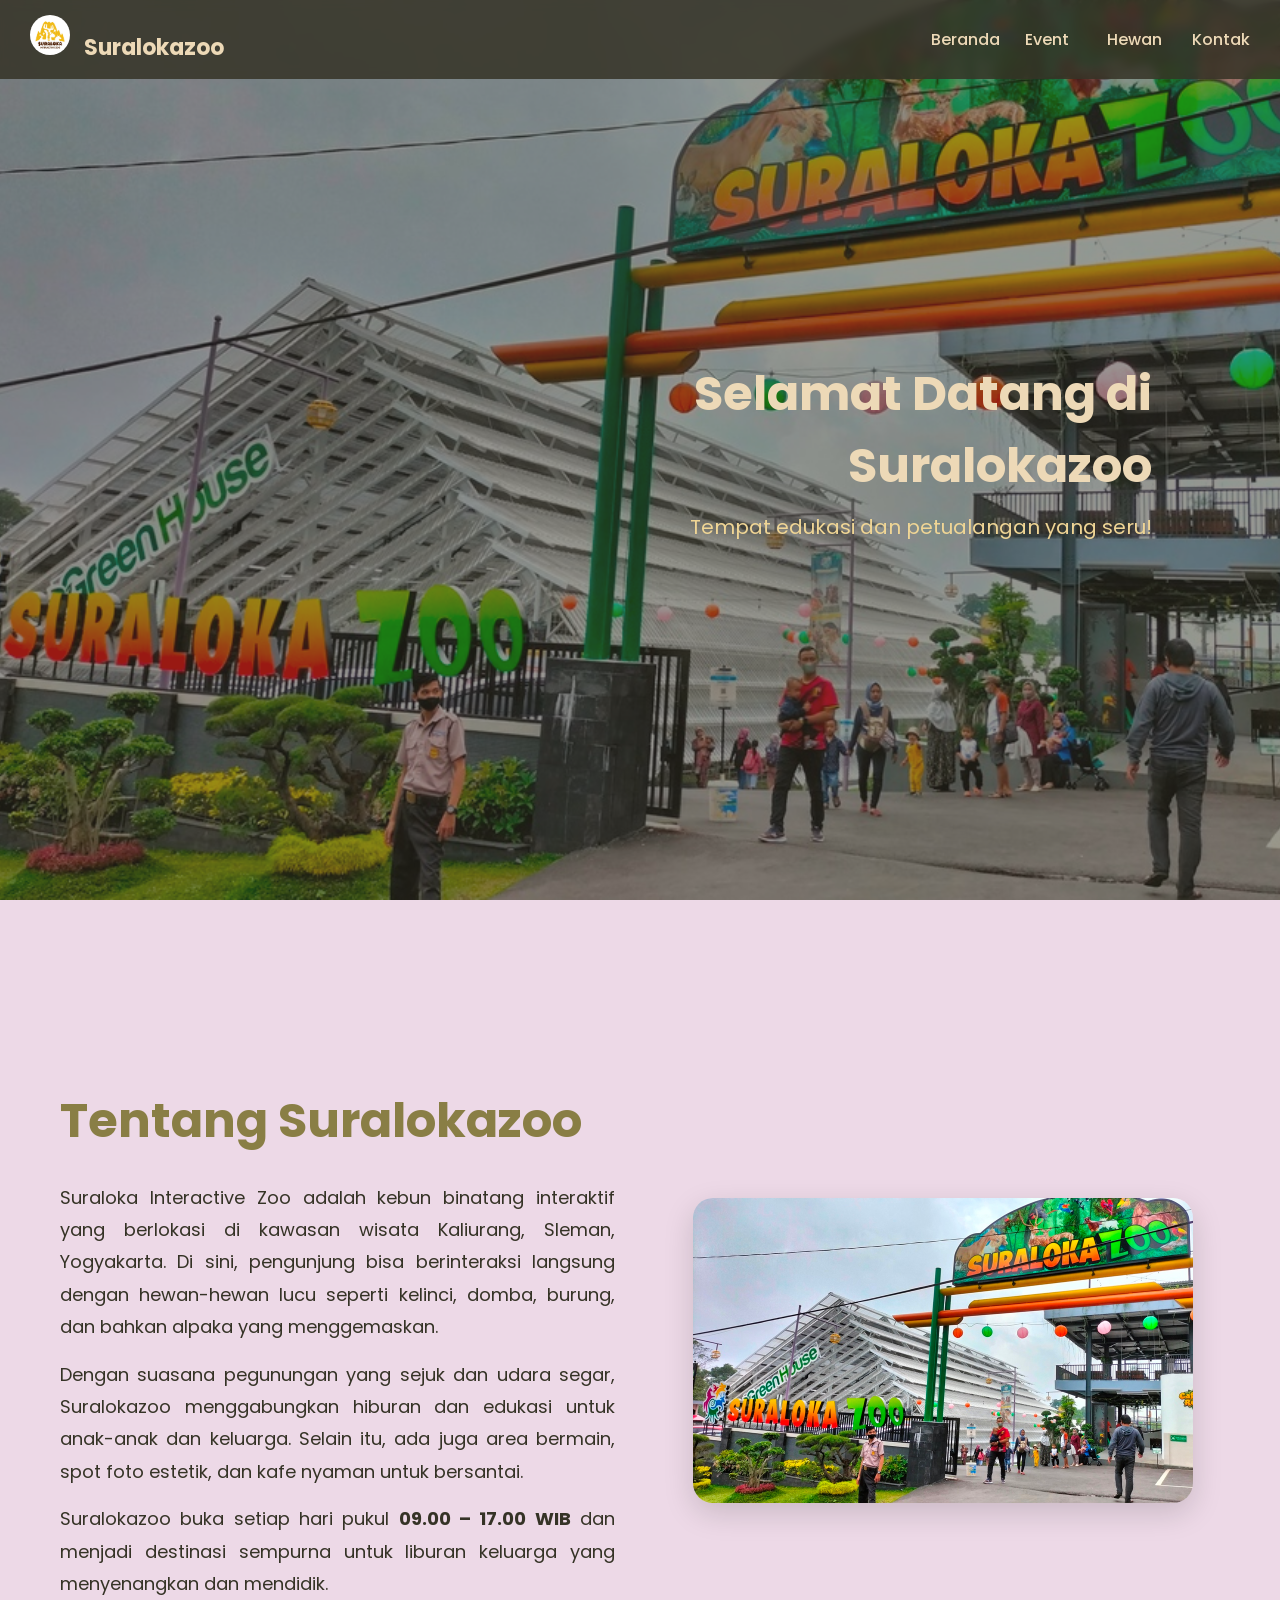
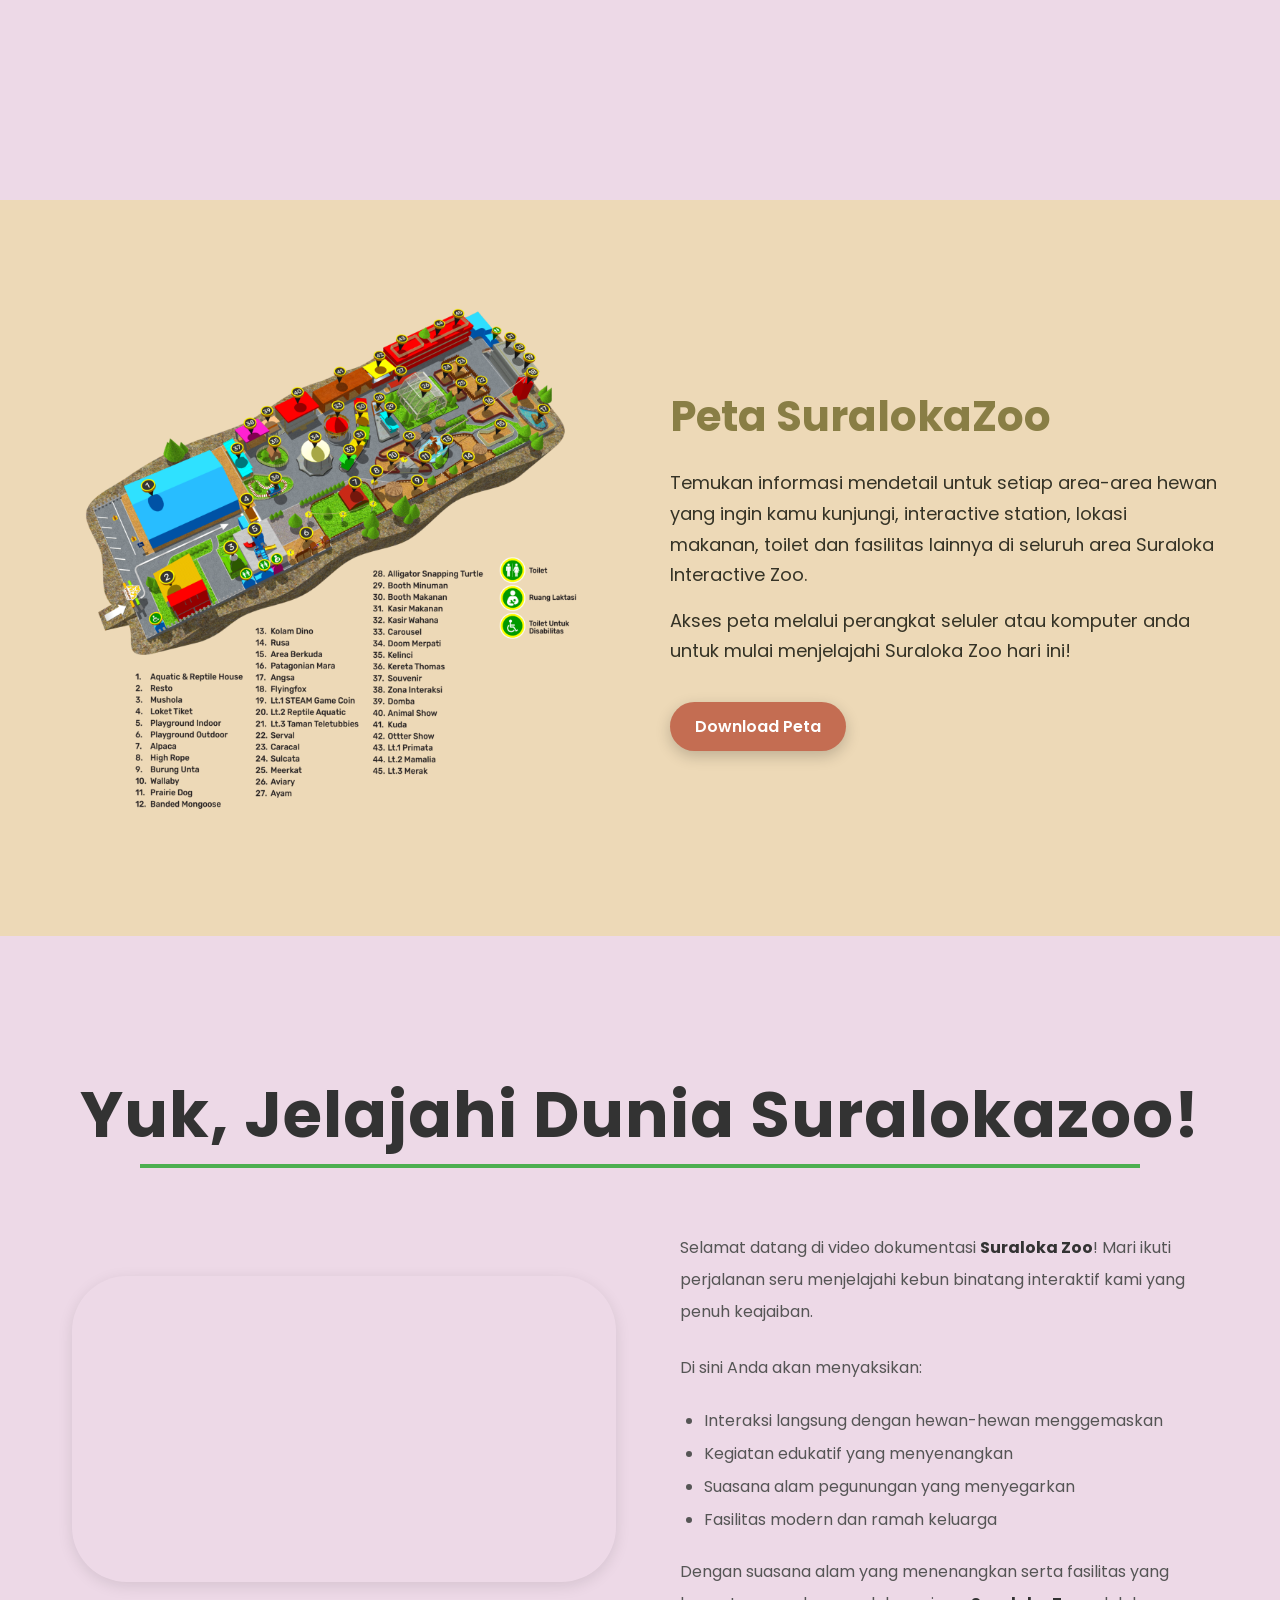
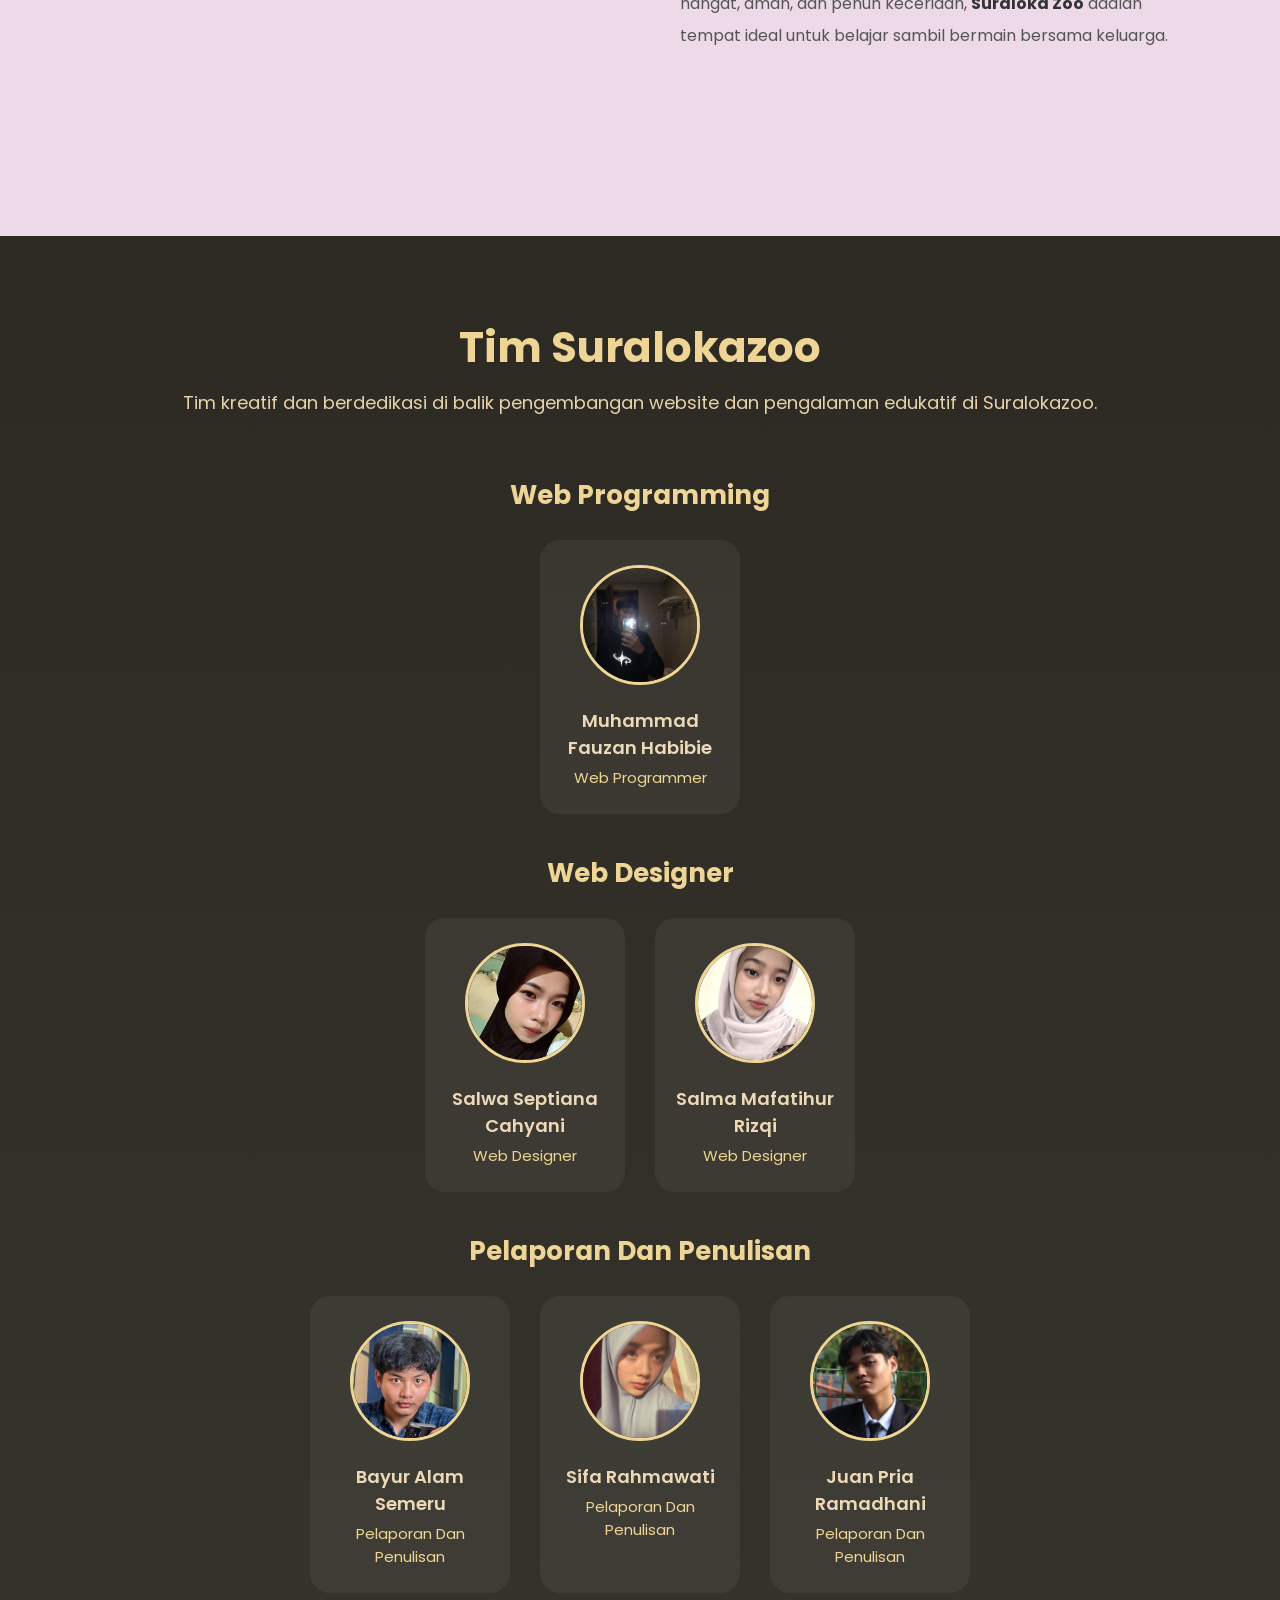
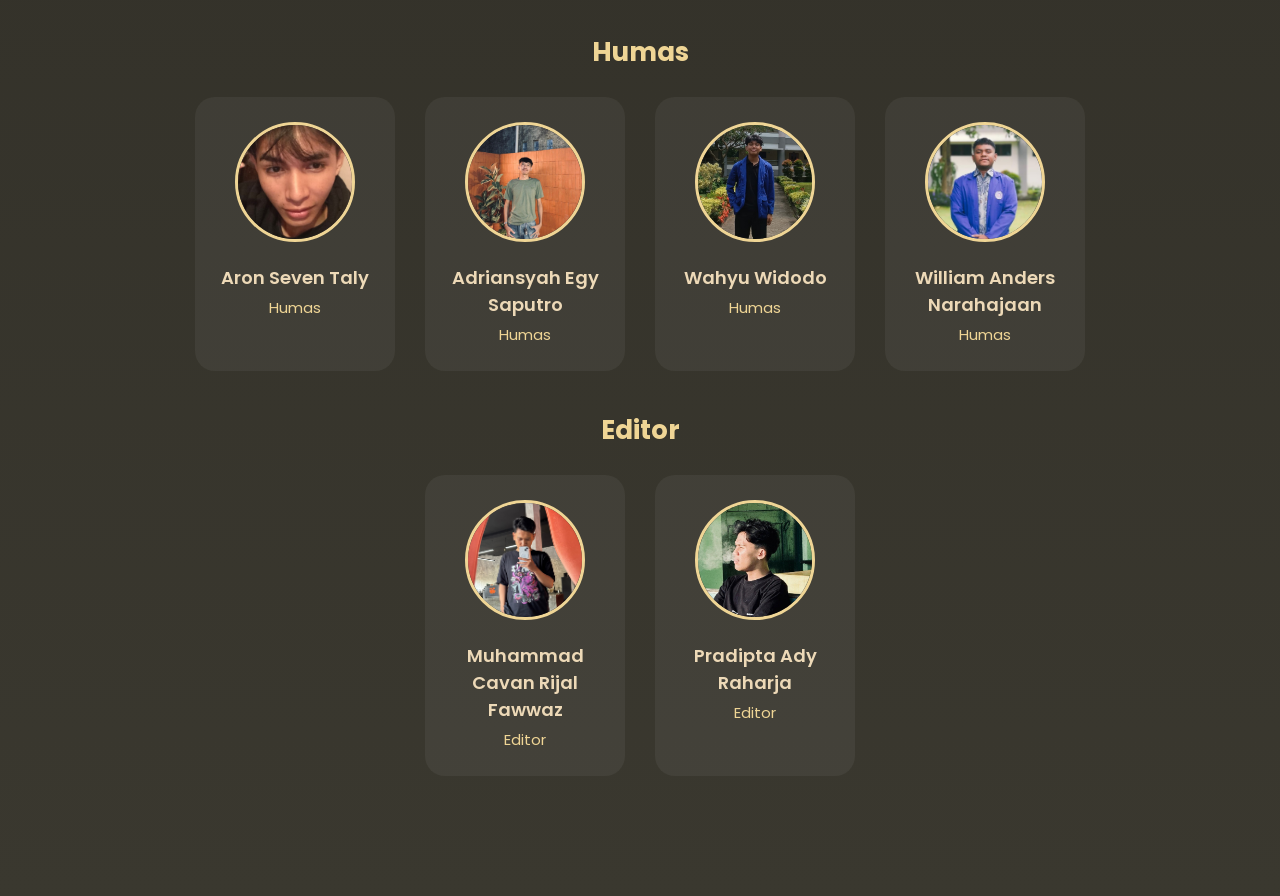
<file: index.html>
<!DOCTYPE html>
<html lang="id">
<head>
    <meta charset="UTF-8">
    <meta name="viewport" content="width=device-width, initial-scale=1.0">
    <title>Suralokazoo</title>
    <link href="https://fonts.googleapis.com/css2?family=Poppins:wght@300;400;600;700&display=swap" rel="stylesheet">
    <link rel="stylesheet" href="main.css">
</head>
<body>
    <nav class="navbar">
        <div class="logo-container">
            <img src="Image/logo_suralokazoo.jpg" alt="Logo Suralokazoo" class="logo-img">
            <span class="logo-text">Suralokazoo</span>
        </div>
        <ul>
            <li><a href="index.html">Beranda</a></li>
            <li><a href="event.html">Event</a></li>
            <li>
                <a href="hewan.html" class="active">Hewan</a>
                <ul class="dropdown">
                    <li><a href="mamalia.html">Mamalia</a></li>
                    <li><a href="amfibi.html">Amfibi</a></li>
                    <li><a href="reptil.html">Reptil</a></li>
                    <li><a href="unggas.html">Unggas</a></li>
                    <li><a href="ikan.html">Ikan</a></li>
                </ul>
            </li>
            <li><a href="kontak.html">Kontak</a></li>
        </ul>
    </nav>

  <section class="hero">
    <div class="overlay"></div>
    <img src="Image/suralokazoo.jpg" alt="Suralokazoo" class="hero-img">
    <div class="hero-text">
      <h1>Selamat Datang di Suralokazoo</h1>
      <p>Tempat edukasi dan petualangan yang seru!</p>
    </div>
  </section>

  <section class="about" id="tentang">
    <div class="about-container">
      <div class="about-text">
        <h2>Tentang Suralokazoo</h2>
        <p>
          Suraloka Interactive Zoo adalah kebun binatang interaktif yang berlokasi di kawasan wisata Kaliurang, Sleman,
          Yogyakarta.
          Di sini, pengunjung bisa berinteraksi langsung dengan hewan-hewan lucu seperti kelinci, domba, burung, dan
          bahkan alpaka yang menggemaskan.
        </p>
        <p>
          Dengan suasana pegunungan yang sejuk dan udara segar, Suralokazoo menggabungkan hiburan dan edukasi
          untuk anak-anak dan keluarga. Selain itu, ada juga area bermain, spot foto estetik, dan kafe nyaman untuk
          bersantai.
        </p>
        <p>
          Suralokazoo buka setiap hari pukul <strong>09.00 – 17.00 WIB</strong> dan menjadi destinasi sempurna
          untuk liburan keluarga yang menyenangkan dan mendidik.
        </p>
      </div>

      <div class="about-image">
        <img src="Image/suralokazoo.jpg" alt="Tentang Suralokazoo">
      </div>
    </div>
  </section>

  <section class="map-section">
    <div class="map-container">
      <div class="map-image">
        <img src="Image/suralokazoo_map.png" alt="Peta Suraloka Zoo">
      </div>
      <div class="map-info">
        <h2>Peta SuralokaZoo</h2>
        <p>
          Temukan informasi mendetail untuk setiap area-area hewan yang ingin kamu kunjungi, interactive station, lokasi
          makanan, toilet dan fasilitas lainnya di seluruh area Suraloka Interactive Zoo.
        </p>
        <p>
          Akses peta melalui perangkat seluler atau komputer anda untuk mulai menjelajahi Suraloka Zoo hari ini!
        </p>
        <a href="Image/suralokazoo_map.png" download class="btn-download">Download Peta</a>
      </div>
    </div>
  </section>

<!-- Section 4: Documentary -->
<section class="documentary" id="dokumentasi">
  <div class="documentary-container">
    
    <div class="documentary-header">
      <h1 class="documentary-title">Yuk, Jelajahi Dunia Suralokazoo!</h1>
     <div class="divider"></div>
     </div>

    <div class="documentary-content">
      <div class="video-wrapper">
        <div class="video-container">
          <iframe 
            src="https://www.youtube.com/embed/a-ZNIRq9Kw0?si=PWjBauFEa-ls23c8" 
            title="Dokumentasi Suralokazoo"
            frameborder="0" 
            allow="accelerometer; autoplay; clipboard-write; encrypted-media; gyroscope; picture-in-picture" 
            allowfullscreen>
          </iframe>
        </div>
      </div>

      <div class="documentary-description">
        <p>
          Selamat datang di video dokumentasi <strong>Suraloka Zoo</strong>! Mari ikuti perjalanan seru 
          menjelajahi kebun binatang interaktif kami yang penuh keajaiban.
        </p>
        <p>
          Di sini Anda akan menyaksikan:
        </p>
        <ul>
          <li>Interaksi langsung dengan hewan-hewan menggemaskan</li>
          <li>Kegiatan edukatif yang menyenangkan</li>
          <li>Suasana alam pegunungan yang menyegarkan</li>
          <li>Fasilitas modern dan ramah keluarga</li>
        </ul>
        <p>
          Dengan suasana alam yang menenangkan serta fasilitas yang hangat, 
          aman, dan penuh keceriaan, <strong>Suraloka Zoo</strong> adalah tempat 
          ideal untuk belajar sambil bermain bersama keluarga.
        </p>
      </div>
    </div>
  </div>
</section>

<section class="team" id="team">
  <h2 data-aos="fade-up">Tim Suralokazoo</h2>
  <p class="team-subtext">
    Tim kreatif dan berdedikasi di balik pengembangan website dan pengalaman edukatif di Suralokazoo.
  </p>

  <div class="team-group">

    <h3>Web Programming</h3>
    <div class="team-row single">
      <div class="team-card">
        <img src="Image/pf.jpg" alt="">
        <h4>Muhammad Fauzan Habibie</h4>
        <p>Web Programmer</p>
      </div>
    </div>

    <h3>Web Designer</h3>
    <div class="team-row double" data-aos="zoom-in" data-aos-delay="500">
      <div class="team-card">
        <img src="Image/pf2.jpeg" alt="">
        <h4>Salwa Septiana Cahyani</h4>
        <p>Web Designer</p>
      </div>
      <div class="team-card">
        <img src="Image/pf3.jpeg" alt="">
        <h4>Salma Mafatihur Rizqi</h4>
        <p>Web Designer</p>
      </div>
    </div>

    <h3>Pelaporan Dan Penulisan</h3>
    <div class="team-row triple" data-aos="zoom-in" data-aos-delay="700">
      <div class="team-card">
        <img src="Image/pf4.jpeg" alt="">
        <h4>Bayur Alam Semeru</h4>
        <p>Pelaporan Dan Penulisan</p>
      </div>
      <div class="team-card">
        <img src="Image/pf5.jpeg" alt="">
        <h4>Sifa Rahmawati</h4>
        <p>Pelaporan Dan Penulisan</p>
      </div>
      <div class="team-card">
        <img src="Image/pf6.jpeg" alt="">
        <h4>Juan Pria Ramadhani</h4>
        <p>Pelaporan Dan Penulisan</p>
      </div>
    </div>

    <h3>Humas</h3>
    <div class="team-row quad" data-aos="zoom-in" data-aos-delay="900">
      <div class="team-card">
        <img src="Image/pf7.jpg" alt="">
        <h4>Aron Seven Taly</h4>
        <p>Humas</p>
      </div>
      <div class="team-card">
        <img src="Image/pf8.jpeg" alt="">
        <h4>Adriansyah Egy Saputro</h4>
        <p>Humas</p>
      </div>
      <div class="team-card">
        <img src="Image/pf9.jpeg" alt="">
        <h4>Wahyu Widodo</h4>
        <p>Humas</p>
      </div>
      <div class="team-card">
        <img src="Image/pf10.jpeg" alt="">
        <h4>William Anders Narahajaan</h4>
        <p>Humas</p>
      </div>
    </div>

    <h3>Editor</h3>
    <div class="team-row double" data-aos="zoom-in" data-aos-delay="1100">
      <div class="team-card">
        <img src="Image/pf11.jpeg" alt="">
        <h4>Muhammad Cavan Rijal Fawwaz</h4>
        <p>Editor</p>
      </div>
      <div class="team-card">
        <img src="Image/pf12.jpeg" alt="">
        <h4>Pradipta Ady Raharja</h4>
        <p>Editor</p>
      </div>
    </div>
  </div>
</section>

</body>

</html>
</file>
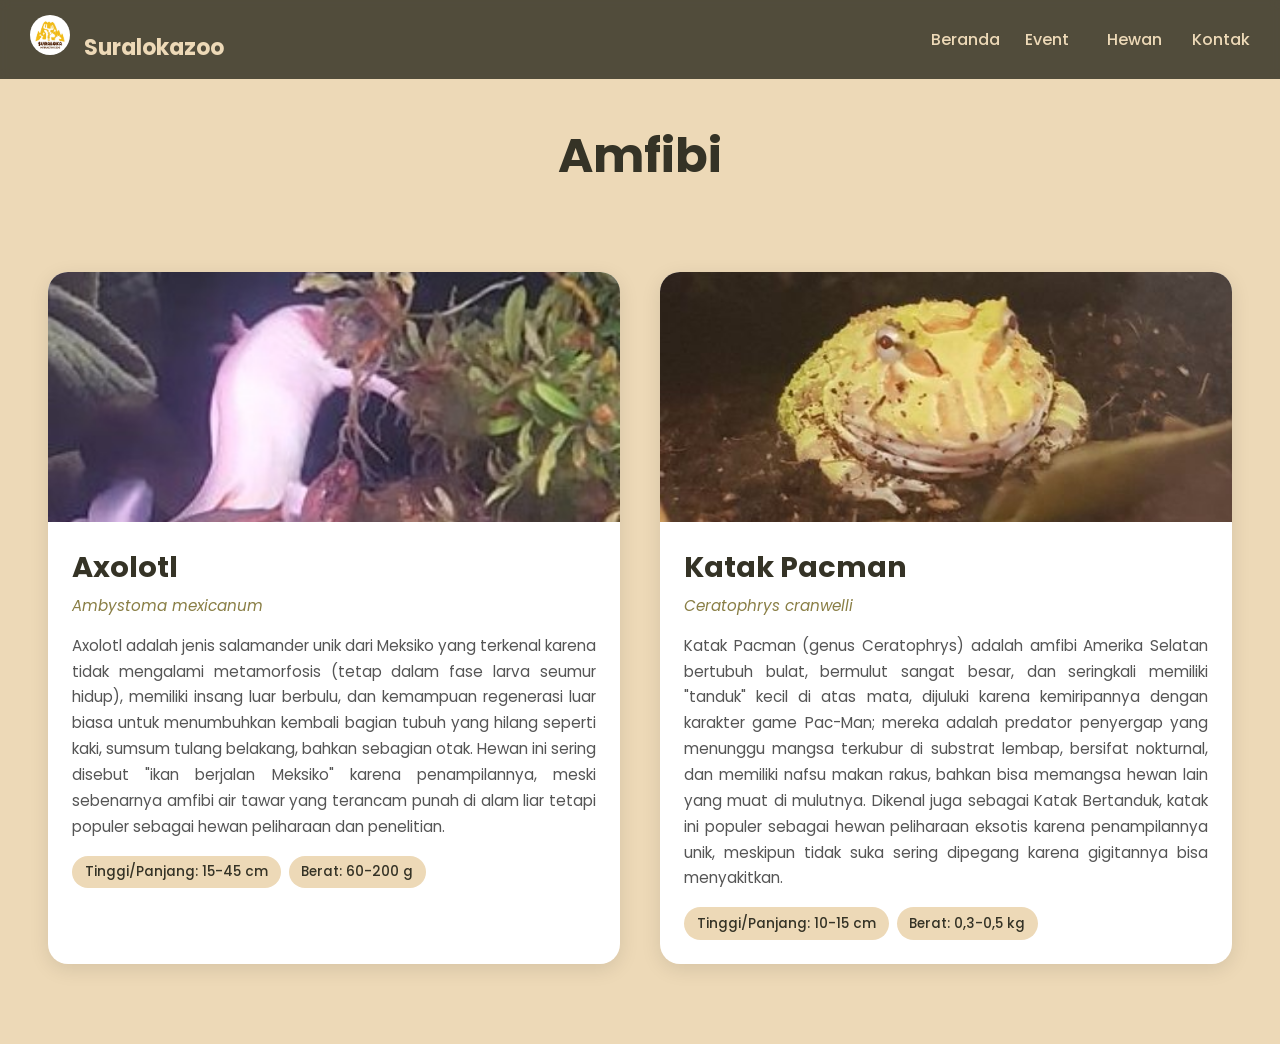
<file: amfibi.html>
<!DOCTYPE html>
<html lang="id">
<head>
    <meta charset="UTF-8">
    <meta name="viewport" content="width=device-width, initial-scale=1.0">
    <title>Amfibi - Suralokazoo</title>
    <link href="https://fonts.googleapis.com/css2?family=Poppins:wght@300;400;600;700&display=swap" rel="stylesheet">
    <link rel="stylesheet" href="main.css">
</head>
<body>
    <nav class="navbar">
        <div class="logo-container">
            <img src="Image/logo_suralokazoo.jpg" alt="Logo Suralokazoo" class="logo-img">
            <span class="logo-text">Suralokazoo</span>
        </div>
        <ul>
            <li><a href="web.html">Beranda</a></li>
            <li><a href="event.html">Event</a></li>
            <li>
                <a href="hewan.html" class="active">Hewan</a>
                <ul class="dropdown">
                    <li><a href="mamalia.html">Mamalia</a></li>
                    <li><a href="amfibi.html">Amfibi</a></li>
                    <li><a href="reptil.html">Reptil</a></li>
                    <li><a href="unggas.html">Unggas</a></li>
                    <li><a href="ikan.html">Ikan</a></li>
                </ul>
            </li>
            <li><a href="kontak.html">Kontak</a></li>
        </ul>
    </nav>

    <section class="animal-detail-section">
        <div class="animal-header">
            <h1 class="animal-category-title">Amfibi</h1>
        </div>

        <div class="animal-grid">
            <div class="animal-card">
                <div class="animal-image">
                    <img src="Image/axolotl.jpg" alt="alpaca">
                </div>
                <div class="animal-info">
                    <h3 class="animal-name">Axolotl</h3>
                    <p class="animal-latin">Ambystoma mexicanum</p>
                    <p class="animal-description">Axolotl adalah jenis salamander unik dari Meksiko yang terkenal
                    karena tidak mengalami metamorfosis (tetap dalam fase larva seumur
                    hidup), memiliki insang luar berbulu, dan kemampuan regenerasi luar
                    biasa untuk menumbuhkan kembali bagian tubuh yang hilang seperti
                    kaki, sumsum tulang belakang, bahkan sebagian otak. Hewan ini sering
                    disebut "ikan berjalan Meksiko" karena penampilannya, meski
                    sebenarnya amfibi air tawar yang terancam punah di alam liar tetapi
                    populer sebagai hewan peliharaan dan penelitian.
                    </p>
                    <div class="animal-facts">
                        <span class="fact-tag">Tinggi/Panjang: 15-45 cm </span>
                        <span class="fact-tag">Berat: 60-200 g</span>
                    </div>
                </div>
            </div>

            <div class="animal-card">
                <div class="animal-image">
                    <img src="Image/katak pacman.jpeg" alt="katak">
                </div>
                <div class="animal-info">
                    <h3 class="animal-name">Katak Pacman</h3>
                    <p class="animal-latin">Ceratophrys cranwelli</p>
                    <p class="animal-description">Katak Pacman (genus Ceratophrys) adalah amfibi Amerika Selatan
                    bertubuh bulat, bermulut sangat besar, dan seringkali memiliki
                    "tanduk" kecil di atas mata, dijuluki karena kemiripannya dengan
                    karakter game Pac-Man; mereka adalah predator penyergap yang
                    menunggu mangsa terkubur di substrat lembap, bersifat nokturnal, dan
                    memiliki nafsu makan rakus, bahkan bisa memangsa hewan lain yang
                    muat di mulutnya. Dikenal juga sebagai Katak Bertanduk, katak ini
                    populer sebagai hewan peliharaan eksotis karena penampilannya unik,
                    meskipun tidak suka sering dipegang karena gigitannya bisa
                    menyakitkan.
                    </p>
                    <div class="animal-facts">
                        <span class="fact-tag">Tinggi/Panjang: 10-15 cm</span>
                        <span class="fact-tag">Berat: 0,3-0,5 kg</span>
                    </div>
                </div>
            </div>
        </div>
    </section>
</body>
</html>
</file>
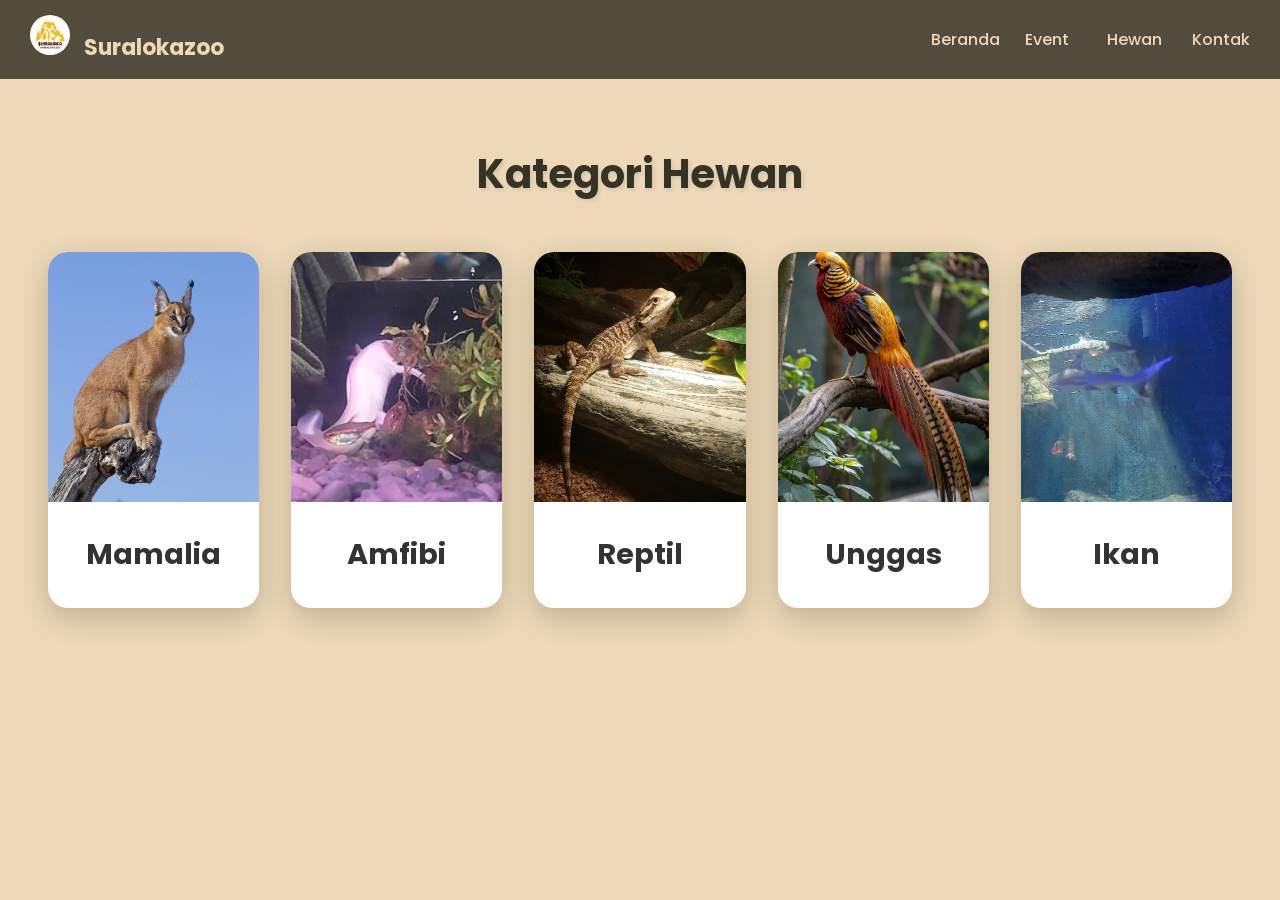
<file: hewan.html>
<!DOCTYPE html>
<html lang="id">
<head>
    <meta charset="UTF-8">
    <meta name="viewport" content="width=device-width, initial-scale=1.0">
    <title>Kategori Hewan - Suralokazoo</title>
    <link href="https://fonts.googleapis.com/css2?family=Poppins:wght@300;400;600;700&display=swap" rel="stylesheet">
    <link rel="stylesheet" href="main.css">
</head>
<body>
    <nav class="navbar">
        <div class="logo-container">
            <img src="Image/logo_suralokazoo.jpg" alt="Logo Suralokazoo" class="logo-img">
            <span class="logo-text">Suralokazoo</span>
        </div>
        <ul>
            <li><a href="index.html">Beranda</a></li>
            <li><a href="event.html">Event</a></li>
            <li>
                <a href="hewan.html" class="active">Hewan</a>
                <ul class="dropdown">
                    <li><a href="mamalia.html">Mamalia</a></li>
                    <li><a href="amfibi.html">Amfibi</a></li>
                    <li><a href="reptil.html">Reptil</a></li>
                    <li><a href="unggas.html">Unggas</a></li>
                    <li><a href="ikan.html">Ikan</a></li>
                </ul>
            </li>
            <li><a href="kontak.html">Kontak</a></li>
        </ul>
    </nav>

    <section class="kategori-container">
        <h1 class="page-title">Kategori Hewan</h1>
        <div class="kategori-grid">
            <a href="mamalia.html" class="kategori-item">
                <img src="Image/karakal.jpeg" alt="Mamalia" class="kategori-image">
                <div class="kategori-content">
                    <h2 class="kategori-title">Mamalia</h2>
                </div>
            </a>

            <a href="amfibi.html" class="kategori-item">
                <img src="Image/axolotl.jpg" alt="Amfibi" class="kategori-image">
                <div class="kategori-content">
                    <h2 class="kategori-title">Amfibi</h2>
                </div>
            </a>

            <a href="reptil.html" class="kategori-item">
                <img src="Image/iguana.jpeg" alt="Reptil" class="kategori-image">
                <div class="kategori-content">
                    <h2 class="kategori-title">Reptil</h2>
                </div>
            </a>

            <a href="unggas.html" class="kategori-item">
                <img src="Image/golden peashant.jpeg" alt="Unggas" class="kategori-image">
                <div class="kategori-content">
                    <h2 class="kategori-title">Unggas</h2>
                </div>
            </a>

            <a href="ikan.html" class="kategori-item">
                <img src="Image/hiu sirip hitam.jpg" alt="Ikan" class="kategori-image">
                <div class="kategori-content">
                    <h2 class="kategori-title">Ikan</h2>
                </div>
            </a>
        </div>
    </section>
</body>
</html>
</file>
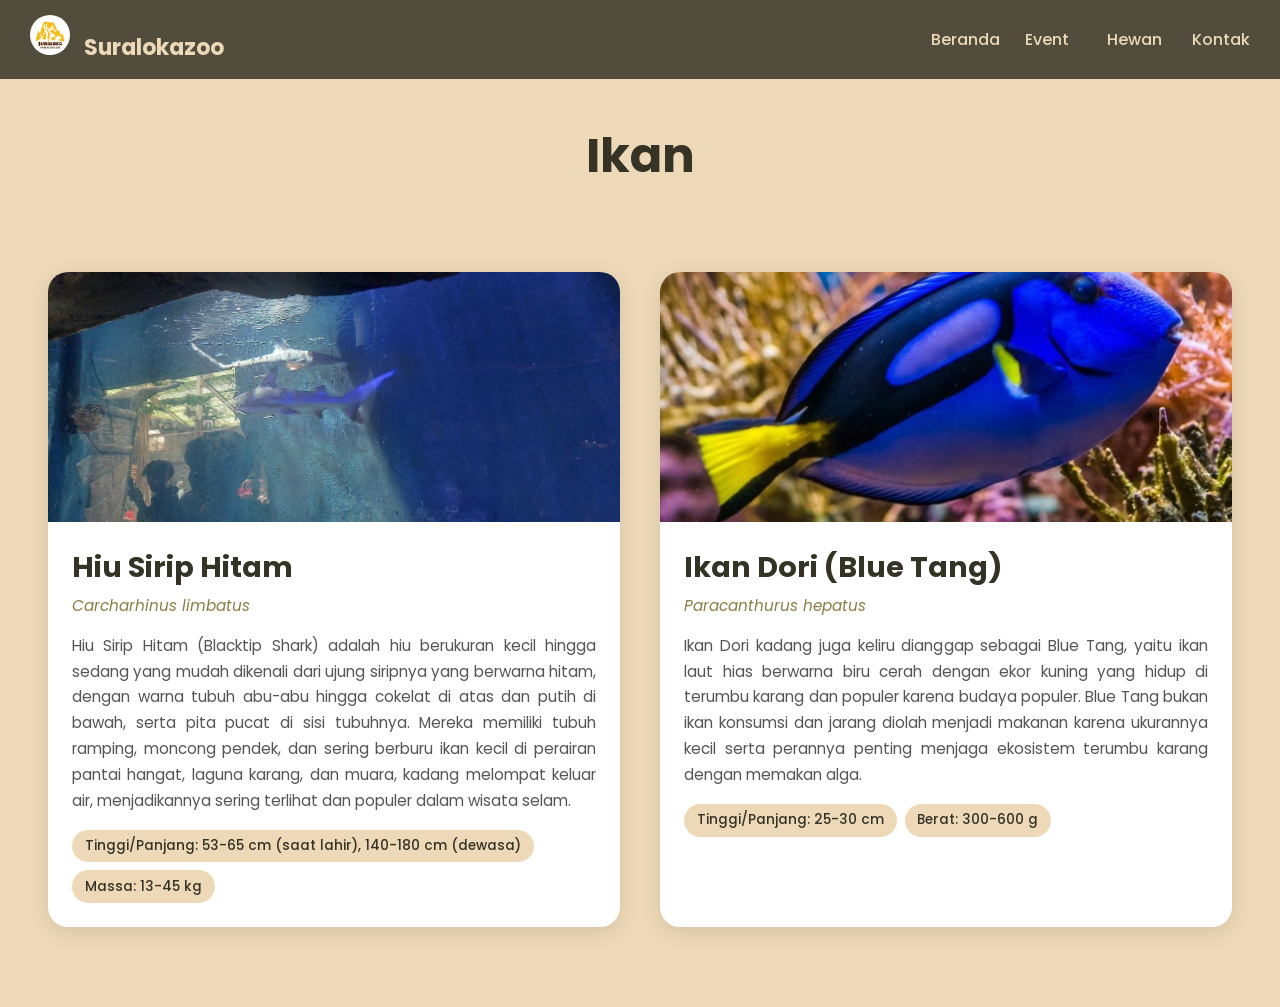
<file: ikan.html>
<!DOCTYPE html>
<html lang="id">
<head>
    <meta charset="UTF-8">
    <meta name="viewport" content="width=device-width, initial-scale=1.0">
    <title>Ikan - Suralokazoo</title>
    <link href="https://fonts.googleapis.com/css2?family=Poppins:wght@300;400;600;700&display=swap" rel="stylesheet">
    <link rel="stylesheet" href="main.css">
</head>
<body>
    <nav class="navbar">
        <div class="logo-container">
            <img src="Image/logo_suralokazoo.jpg" alt="Logo Suralokazoo" class="logo-img">
            <span class="logo-text">Suralokazoo</span>
        </div>
        <ul>
            <li><a href="index.html">Beranda</a></li>
            <li><a href="event.html">Event</a></li>
            <li>
                <a href="hewan.html" class="active">Hewan</a>
                <ul class="dropdown">
                    <li><a href="mamalia.html">Mamalia</a></li>
                    <li><a href="amfibi.html">Amfibi</a></li>
                    <li><a href="reptil.html">Reptil</a></li>
                    <li><a href="unggas.html">Unggas</a></li>
                    <li><a href="ikan.html">Ikan</a></li>
                </ul>
            </li>
            <li><a href="kontak.html">Kontak</a></li>
        </ul>
    </nav>

    <section class="animal-detail-section">
        <div class="animal-header">
            <h1 class="animal-category-title">Ikan</h1>
        </div>

        <div class="animal-grid">
            <div class="animal-card">
                <div class="animal-image">
                    <img src="Image/hiu sirip hitam.jpg" alt="hiu">
                </div>
                <div class="animal-info">
                    <h3 class="animal-name">Hiu Sirip Hitam</h3>
                    <p class="animal-latin">Carcharhinus limbatus</p>
                    <p class="animal-description">Hiu Sirip Hitam (Blacktip Shark) adalah hiu berukuran kecil hingga
                    sedang yang mudah dikenali dari ujung siripnya yang berwarna hitam,
                    dengan warna tubuh abu-abu hingga cokelat di atas dan putih di
                    bawah, serta pita pucat di sisi tubuhnya. Mereka memiliki tubuh
                    ramping, moncong pendek, dan sering berburu ikan kecil di perairan
                    pantai hangat, laguna karang, dan muara, kadang melompat keluar air,
                    menjadikannya sering terlihat dan populer dalam wisata selam.
                    </p>
                    <div class="animal-facts">
                        <span class="fact-tag">Tinggi/Panjang: 53-65 cm (saat lahir), 140-180 cm (dewasa)</span>
                        <span class="fact-tag">Massa: 13-45  kg</span>
                    </div>
                </div>
            </div>

            <div class="animal-card">
                <div class="animal-image">
                    <img src="Image/ikan dori.jpeg" alt="dori">
                </div>
                <div class="animal-info">
                    <h3 class="animal-name">Ikan Dori (Blue Tang)</h3>
                    <p class="animal-latin">Paracanthurus hepatus</p>
                    <p class="animal-description">Ikan Dori kadang juga keliru dianggap sebagai Blue Tang, yaitu ikan
                    laut hias berwarna biru cerah dengan ekor kuning yang hidup di terumbu karang dan populer karena 
                    budaya populer. Blue Tang bukan ikan konsumsi dan jarang diolah menjadi makanan karena ukurannya 
                    kecil serta perannya penting menjaga ekosistem terumbu karang dengan memakan alga.
                    </p>
                    <div class="animal-facts">
                        <span class="fact-tag">Tinggi/Panjang: 25-30 cm</span>
                        <span class="fact-tag">Berat: 300-600 g</span>
                    </div>
                </div>
            </div>
        </div>
    </section>
</body>
</html>
</file>
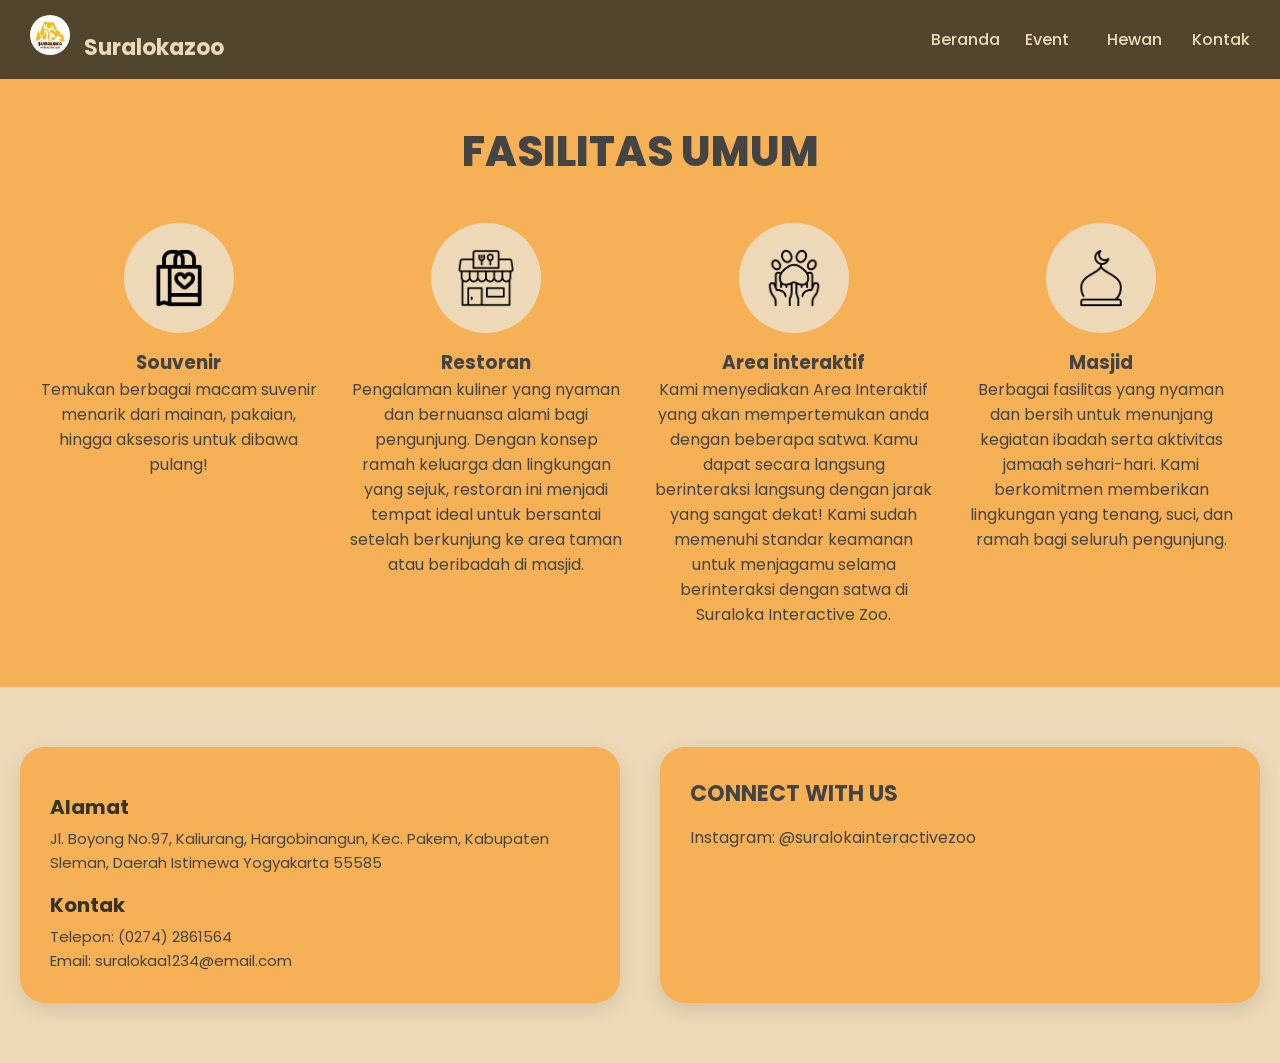
<file: kontak.html>
<!DOCTYPE html>
<html lang="id">
<head>
    <meta charset="UTF-8">
    <meta name="viewport" content="width=device-width, initial-scale=1.0">
    <title>Kontak - Suralokazoo</title>
    <link href="https://fonts.googleapis.com/css2?family=Poppins:wght@300;400;600;700&display=swap" rel="stylesheet">
    <link rel="stylesheet" href="main.css">
</head>
<body>
    <nav class="navbar">
        <div class="logo-container">
            <img src="Image/logo_suralokazoo.jpg" alt="Logo Suralokazoo" class="logo-img">
            <span class="logo-text">Suralokazoo</span>
        </div>
        <ul>
            <li><a href="index.html">Beranda</a></li>
            <li><a href="event.html">Event</a></li>
            <li>
                <a href="hewan.html" class="active">Hewan</a>
                <ul class="dropdown">
                    <li><a href="mamalia.html">Mamalia</a></li>
                    <li><a href="amfibi.html">Amfibi</a></li>
                    <li><a href="reptil.html">Reptil</a></li>
                    <li><a href="unggas.html">Unggas</a></li>
                    <li><a href="ikan.html">Ikan</a></li>
                </ul>
            </li>
            <li><a href="kontak.html">Kontak</a></li>
        </ul>
    </nav>

    <section class="fasilitas">
      <h2>fasilitas umum</h2>
      <div class="fasilitas-container">
        <div class="fasilitas-card">
          <div class="fasilitas-item">
            <img src="Image/souvenir.png" alt="Souvenir" class="icon" />
          </div>
          <h3>Souvenir</h3>
          <p>
            Temukan berbagai macam suvenir menarik dari mainan, pakaian, hingga
            aksesoris untuk dibawa pulang!
          </p>
        </div>
        <div class="fasilitas-card">
          <div class="fasilitas-item">
            <img src="Image/restoran.png" alt="Restoran" class="icon" />
          </div>
          <h3>Restoran</h3>
          <p>
            Pengalaman kuliner yang nyaman dan bernuansa alami bagi pengunjung.
            Dengan konsep ramah keluarga dan lingkungan yang sejuk, restoran ini
            menjadi tempat ideal untuk bersantai setelah berkunjung ke area
            taman atau beribadah di masjid.
          </p>
        </div>
        <div class="fasilitas-card">
          <div class="fasilitas-item">
            <img
              src="Image/interactive.png"
              alt="Area-interaktif"
              class="icon"
            />
          </div>
          <h3>Area interaktif</h3>
          <p>
            Kami menyediakan Area Interaktif yang akan mempertemukan anda dengan
            beberapa satwa. Kamu dapat secara langsung berinteraksi langsung
            dengan jarak yang sangat dekat! Kami sudah memenuhi standar keamanan
            untuk menjagamu selama berinteraksi dengan satwa di Suraloka
            Interactive Zoo.
          </p>
        </div>
        <div class="fasilitas-card">
          <div class="fasilitas-item">
            <img src="Image/masjid.png" alt="Masjid" class="icon" />
          </div>
          <h3>Masjid</h3>
          <p>
            Berbagai fasilitas yang nyaman dan bersih untuk menunjang kegiatan
            ibadah serta aktivitas jamaah sehari-hari. Kami berkomitmen
            memberikan lingkungan yang tenang, suci, dan ramah bagi seluruh
            pengunjung.
          </p>
        </div>
      </div>

    </section>

    <section class="kontak">
      <div class="kontak-info">
        <h3>alamat</h3>
        <p>
          Jl. Boyong No.97, Kaliurang, Hargobinangun, Kec. Pakem, Kabupaten
          Sleman, Daerah Istimewa Yogyakarta 55585
        </p>

        <h3>kontak</h3>
        <p>Telepon: (0274) 2861564</p>
        <p>Email: suralokaa1234@email.com</p>
      </div>

      <div class="connect">
        <h3>connect with us</h3>
        <p>Instagram: @suralokainteractivezoo</p>
      </div>
    </section>
  </body>
</html>
</file>
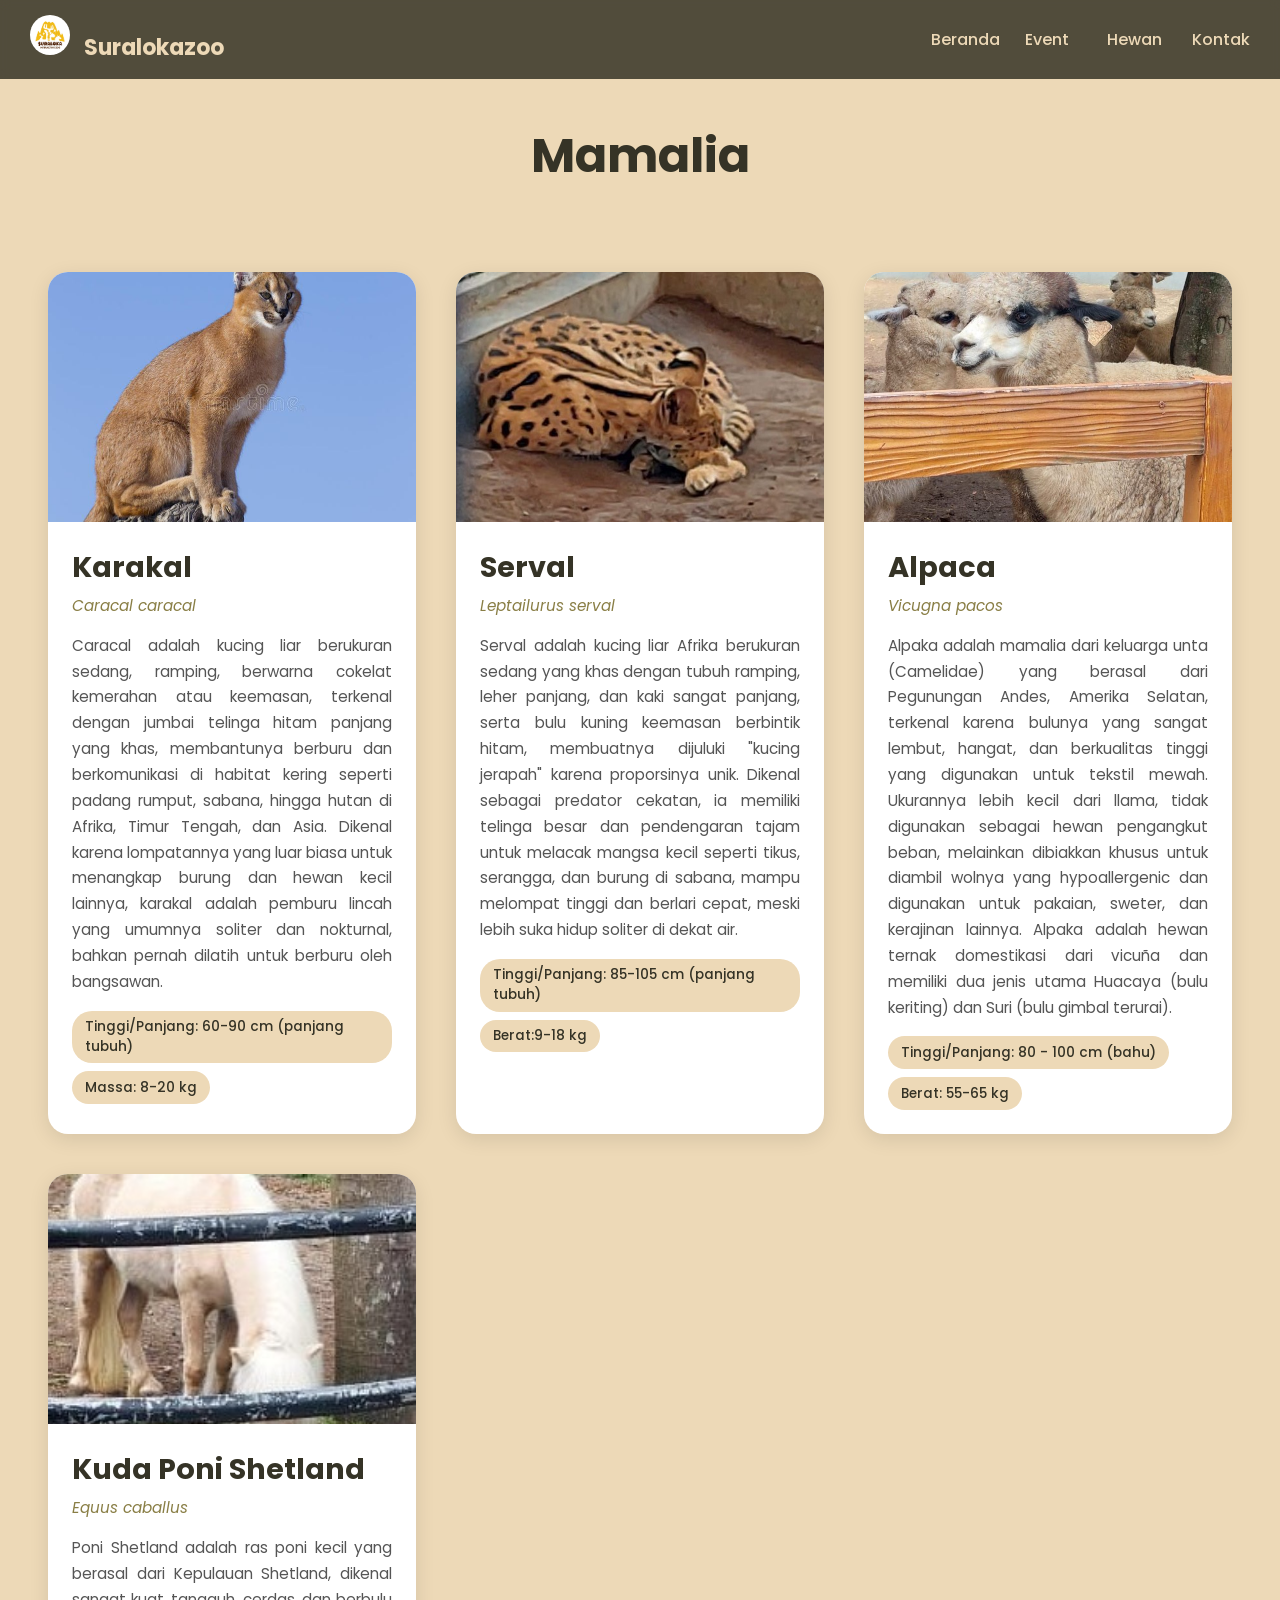
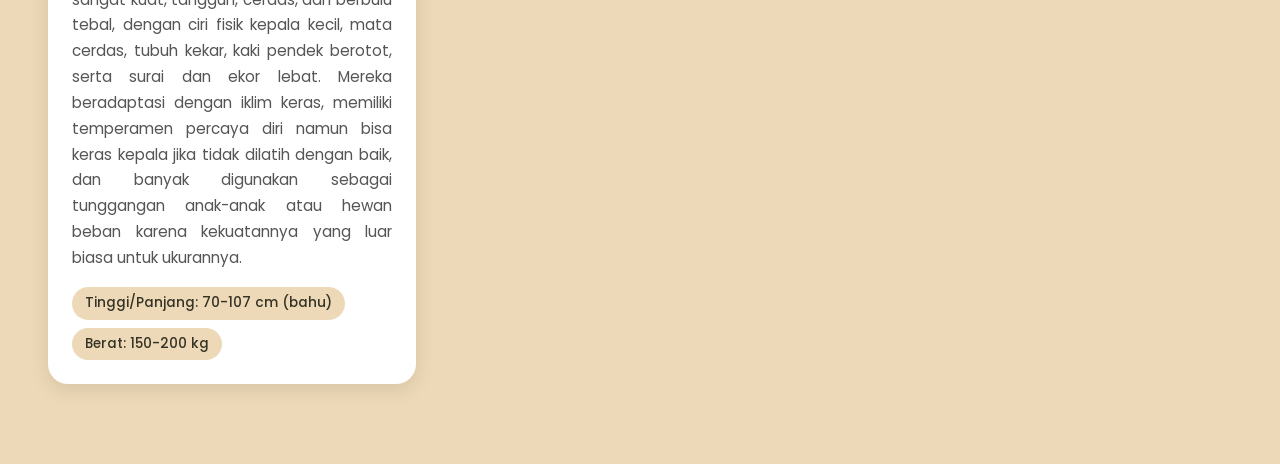
<file: mamalia.html>
<!DOCTYPE html>
<html lang="id">
<head>
    <meta charset="UTF-8">
    <meta name="viewport" content="width=device-width, initial-scale=1.0">
    <title>Mamalia - Suralokazoo</title>
    <link href="https://fonts.googleapis.com/css2?family=Poppins:wght@300;400;600;700&display=swap" rel="stylesheet">
    <link rel="stylesheet" href="main.css">
</head>
<body>
    <nav class="navbar">
        <div class="logo-container">
            <img src="Image/logo_suralokazoo.jpg" alt="Logo Suralokazoo" class="logo-img">
            <span class="logo-text">Suralokazoo</span>
        </div>
        <ul>
            <li><a href="index.html">Beranda</a></li>
            <li><a href="event.html">Event</a></li>
            <li>
                <a href="hewan.html" class="active">Hewan</a>
                <ul class="dropdown">
                    <li><a href="mamalia.html">Mamalia</a></li>
                    <li><a href="amfibi.html">Amfibi</a></li>
                    <li><a href="reptil.html">Reptil</a></li>
                    <li><a href="unggas.html">Unggas</a></li>
                    <li><a href="ikan.html">Ikan</a></li>
                </ul>
            </li>
            <li><a href="kontak.html">Kontak</a></li>
        </ul>
    </nav>

    <section class="animal-detail-section">
        <div class="animal-header">
            <h1 class="animal-category-title">Mamalia</h1>
        </div>

        <div class="animal-grid">
            <div class="animal-card">
                <div class="animal-image">
                    <img src="Image/karakal.jpeg" alt="karakal">
                </div>
                <div class="animal-info">
                    <h3 class="animal-name">Karakal</h3>
                    <p class="animal-latin">Caracal caracal</p>
                    <p class="animal-description">Caracal adalah kucing liar berukuran sedang, ramping, berwarna
                    cokelat kemerahan atau keemasan, terkenal dengan jumbai telinga
                    hitam panjang yang khas, membantunya berburu dan berkomunikasi di
                    habitat kering seperti padang rumput, sabana, hingga hutan di
                    Afrika, Timur Tengah, dan Asia. Dikenal karena lompatannya yang luar
                    biasa untuk menangkap burung dan hewan kecil lainnya, karakal adalah
                    pemburu lincah yang umumnya soliter dan nokturnal, bahkan pernah
                    dilatih untuk berburu oleh bangsawan.
                    </p>
                    <div class="animal-facts">
                        <span class="fact-tag">Tinggi/Panjang: 60-90 cm (panjang tubuh)</span>
                        <span class="fact-tag">Massa: 8-20 kg</span>
                    </div>
                </div>
            </div>

            <div class="animal-card">
                <div class="animal-image">
                    <img src="Image/serval.jpg" alt="serval">
                </div>
                <div class="animal-info">
                    <h3 class="animal-name">Serval</h3>
                    <p class="animal-latin">Leptailurus serval</p>
                    <p class="animal-description">Serval adalah kucing liar Afrika berukuran sedang yang khas dengan
                    tubuh ramping, leher panjang, dan kaki sangat panjang, serta bulu
                    kuning keemasan berbintik hitam, membuatnya dijuluki "kucing
                    jerapah" karena proporsinya unik. Dikenal sebagai predator cekatan,
                    ia memiliki telinga besar dan pendengaran tajam untuk melacak mangsa
                    kecil seperti tikus, serangga, dan burung di sabana, mampu melompat
                    tinggi dan berlari cepat, meski lebih suka hidup soliter di dekat
                    air.
                    </p>
                    <div class="animal-facts">
                        <span class="fact-tag">Tinggi/Panjang: 85-105 cm (panjang tubuh)</span>
                        <span class="fact-tag">Berat:9-18 kg</span>
                    </div>
                </div>
            </div>

            <div class="animal-card">
                <div class="animal-image">
                    <img src="Image/alpaca.jpg" alt="alpaca">
                </div>
                <div class="animal-info">
                    <h3 class="animal-name">Alpaca</h3>
                    <p class="animal-latin">Vicugna pacos</p>
                    <p class="animal-description">
                    Alpaka adalah mamalia dari keluarga unta (Camelidae) yang berasal
                    dari Pegunungan Andes, Amerika Selatan, terkenal karena bulunya yang
                    sangat lembut, hangat, dan berkualitas tinggi yang digunakan untuk
                    tekstil mewah. Ukurannya lebih kecil dari llama, tidak digunakan
                    sebagai hewan pengangkut beban, melainkan dibiakkan khusus untuk
                    diambil wolnya yang hypoallergenic dan digunakan untuk pakaian,
                    sweter, dan kerajinan lainnya. Alpaka adalah hewan ternak
                    domestikasi dari vicuña dan memiliki dua jenis utama Huacaya (bulu
                    keriting) dan Suri (bulu gimbal terurai).
                    </p>
                    <div class="animal-facts">
                        <span class="fact-tag">Tinggi/Panjang: 80 - 100 cm (bahu)</span>
                        <span class="fact-tag">Berat: 55-65 kg</span>
                    </div>
                </div>
            </div>

            <div class="animal-card">
                <div class="animal-image">
                    <img src="Image/kuda pony shedland.jpg" alt="kuda">
                </div>
                <div class="animal-info">
                    <h3 class="animal-name">Kuda Poni Shetland</h3>
                    <p class="animal-latin">Equus caballus</p>
                    <p class="animal-description">
                    Poni Shetland adalah ras poni kecil yang berasal dari Kepulauan
                    Shetland, dikenal sangat kuat, tangguh, cerdas, dan berbulu tebal,
                    dengan ciri fisik kepala kecil, mata cerdas, tubuh kekar, kaki
                    pendek berotot, serta surai dan ekor lebat. Mereka beradaptasi
                    dengan iklim keras, memiliki temperamen percaya diri namun bisa
                    keras kepala jika tidak dilatih dengan baik, dan banyak digunakan
                    sebagai tunggangan anak-anak atau hewan beban karena kekuatannya
                    yang luar biasa untuk ukurannya.
                    </p>
                    <div class="animal-facts">
                        <span class="fact-tag">Tinggi/Panjang: 70-107 cm (bahu)</span>
                        <span class="fact-tag">Berat: 150-200 kg</span>
                    </div>
                </div>
            </div>
        </div>
    </section>
</body>
</html>
</file>
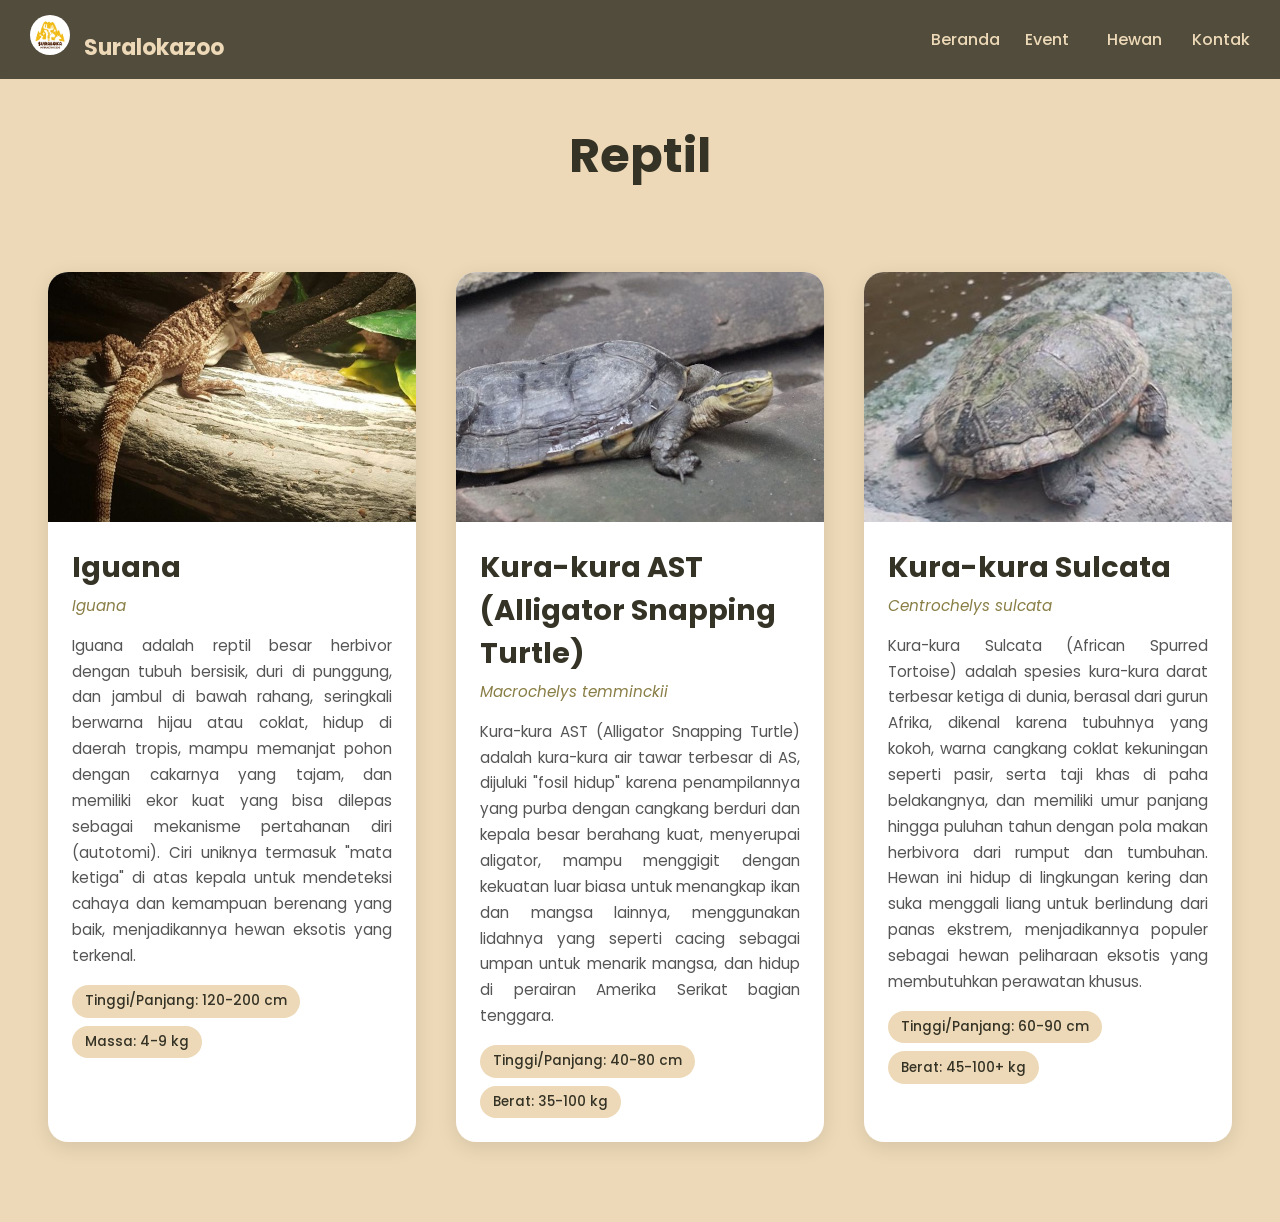
<file: reptil.html>
<!DOCTYPE html>
<html lang="id">
<head>
    <meta charset="UTF-8">
    <meta name="viewport" content="width=device-width, initial-scale=1.0">
    <title>Reptil - Suralokazoo</title>
    <link href="https://fonts.googleapis.com/css2?family=Poppins:wght@300;400;600;700&display=swap" rel="stylesheet">
    <link rel="stylesheet" href="main.css">
</head>
<body>
    <nav class="navbar">
        <div class="logo-container">
            <img src="Image/logo_suralokazoo.jpg" alt="Logo Suralokazoo" class="logo-img">
            <span class="logo-text">Suralokazoo</span>
        </div>
        <ul>
            <li><a href="index.html">Beranda</a></li>
            <li><a href="event.html">Event</a></li>
            <li>
                <a href="hewan.html" class="active">Hewan</a>
                <ul class="dropdown">
                    <li><a href="mamalia.html">Mamalia</a></li>
                    <li><a href="amfibi.html">Amfibi</a></li>
                    <li><a href="reptil.html">Reptil</a></li>
                    <li><a href="unggas.html">Unggas</a></li>
                    <li><a href="ikan.html">Ikan</a></li>
                </ul>
            </li>
            <li><a href="kontak.html">Kontak</a></li>
        </ul>
    </nav>

    <section class="animal-detail-section">
        <div class="animal-header">
            <h1 class="animal-category-title">Reptil</h1>
        </div>

        <div class="animal-grid">
            <div class="animal-card">
                <div class="animal-image">
                    <img src="Image/iguana.jpeg" alt="iguana">
                </div>
                <div class="animal-info">
                    <h3 class="animal-name">Iguana</h3>
                    <p class="animal-latin">Iguana</p>
                    <p class="animal-description">Iguana adalah reptil besar herbivor dengan tubuh bersisik, duri di
                    punggung, dan jambul di bawah rahang, seringkali berwarna hijau atau
                    coklat, hidup di daerah tropis, mampu memanjat pohon dengan cakarnya
                    yang tajam, dan memiliki ekor kuat yang bisa dilepas sebagai
                    mekanisme pertahanan diri (autotomi). Ciri uniknya termasuk "mata
                    ketiga" di atas kepala untuk mendeteksi cahaya dan kemampuan
                    berenang yang baik, menjadikannya hewan eksotis yang terkenal.
                    </p>
                    <div class="animal-facts">
                        <span class="fact-tag">Tinggi/Panjang: 120-200 cm</span>
                        <span class="fact-tag">Massa: 4-9  kg</span>
                    </div>
                </div>
            </div>

            <div class="animal-card">
                <div class="animal-image">
                    <img src="Image/kurakura_ast.jpeg" alt="kura2 ast">
                </div>
                <div class="animal-info">
                    <h3 class="animal-name">Kura-kura AST (Alligator Snapping Turtle)</h3>
                    <p class="animal-latin">Macrochelys temminckii</p>
                    <p class="animal-description">Kura-kura AST (Alligator Snapping Turtle) adalah kura-kura air tawar
                    terbesar di AS, dijuluki "fosil hidup" karena penampilannya yang
                    purba dengan cangkang berduri dan kepala besar berahang kuat,
                    menyerupai aligator, mampu menggigit dengan kekuatan luar biasa
                    untuk menangkap ikan dan mangsa lainnya, menggunakan lidahnya yang
                    seperti cacing sebagai umpan untuk menarik mangsa, dan hidup di
                    perairan Amerika Serikat bagian tenggara.
                    </p>
                    <div class="animal-facts">
                        <span class="fact-tag">Tinggi/Panjang: 40-80 cm</span>
                        <span class="fact-tag">Berat: 35-100 kg</span>
                    </div>
                </div>
            </div>

            <div class="animal-card">
                <div class="animal-image">
                    <img src="Image/kurakura_sulcata.jpg" alt="kura2 sulcata">
                </div>
                <div class="animal-info">
                    <h3 class="animal-name">Kura-kura Sulcata</h3>
                    <p class="animal-latin">Centrochelys sulcata</p>
                    <p class="animal-description">Kura-kura Sulcata (African Spurred Tortoise) adalah spesies
                    kura-kura darat terbesar ketiga di dunia, berasal dari gurun Afrika,
                    dikenal karena tubuhnya yang kokoh, warna cangkang coklat kekuningan
                    seperti pasir, serta taji khas di paha belakangnya, dan memiliki
                    umur panjang hingga puluhan tahun dengan pola makan herbivora dari
                    rumput dan tumbuhan. Hewan ini hidup di lingkungan kering dan suka
                    menggali liang untuk berlindung dari panas ekstrem, menjadikannya
                    populer sebagai hewan peliharaan eksotis yang membutuhkan perawatan
                    khusus.
                    </p>
                    <div class="animal-facts">
                        <span class="fact-tag">Tinggi/Panjang: 60-90 cm</span>
                        <span class="fact-tag">Berat: 45-100+ kg</span>
                    </div>
                </div>
            </div>
        </div>
    </section>
</body>
</html>
</file>
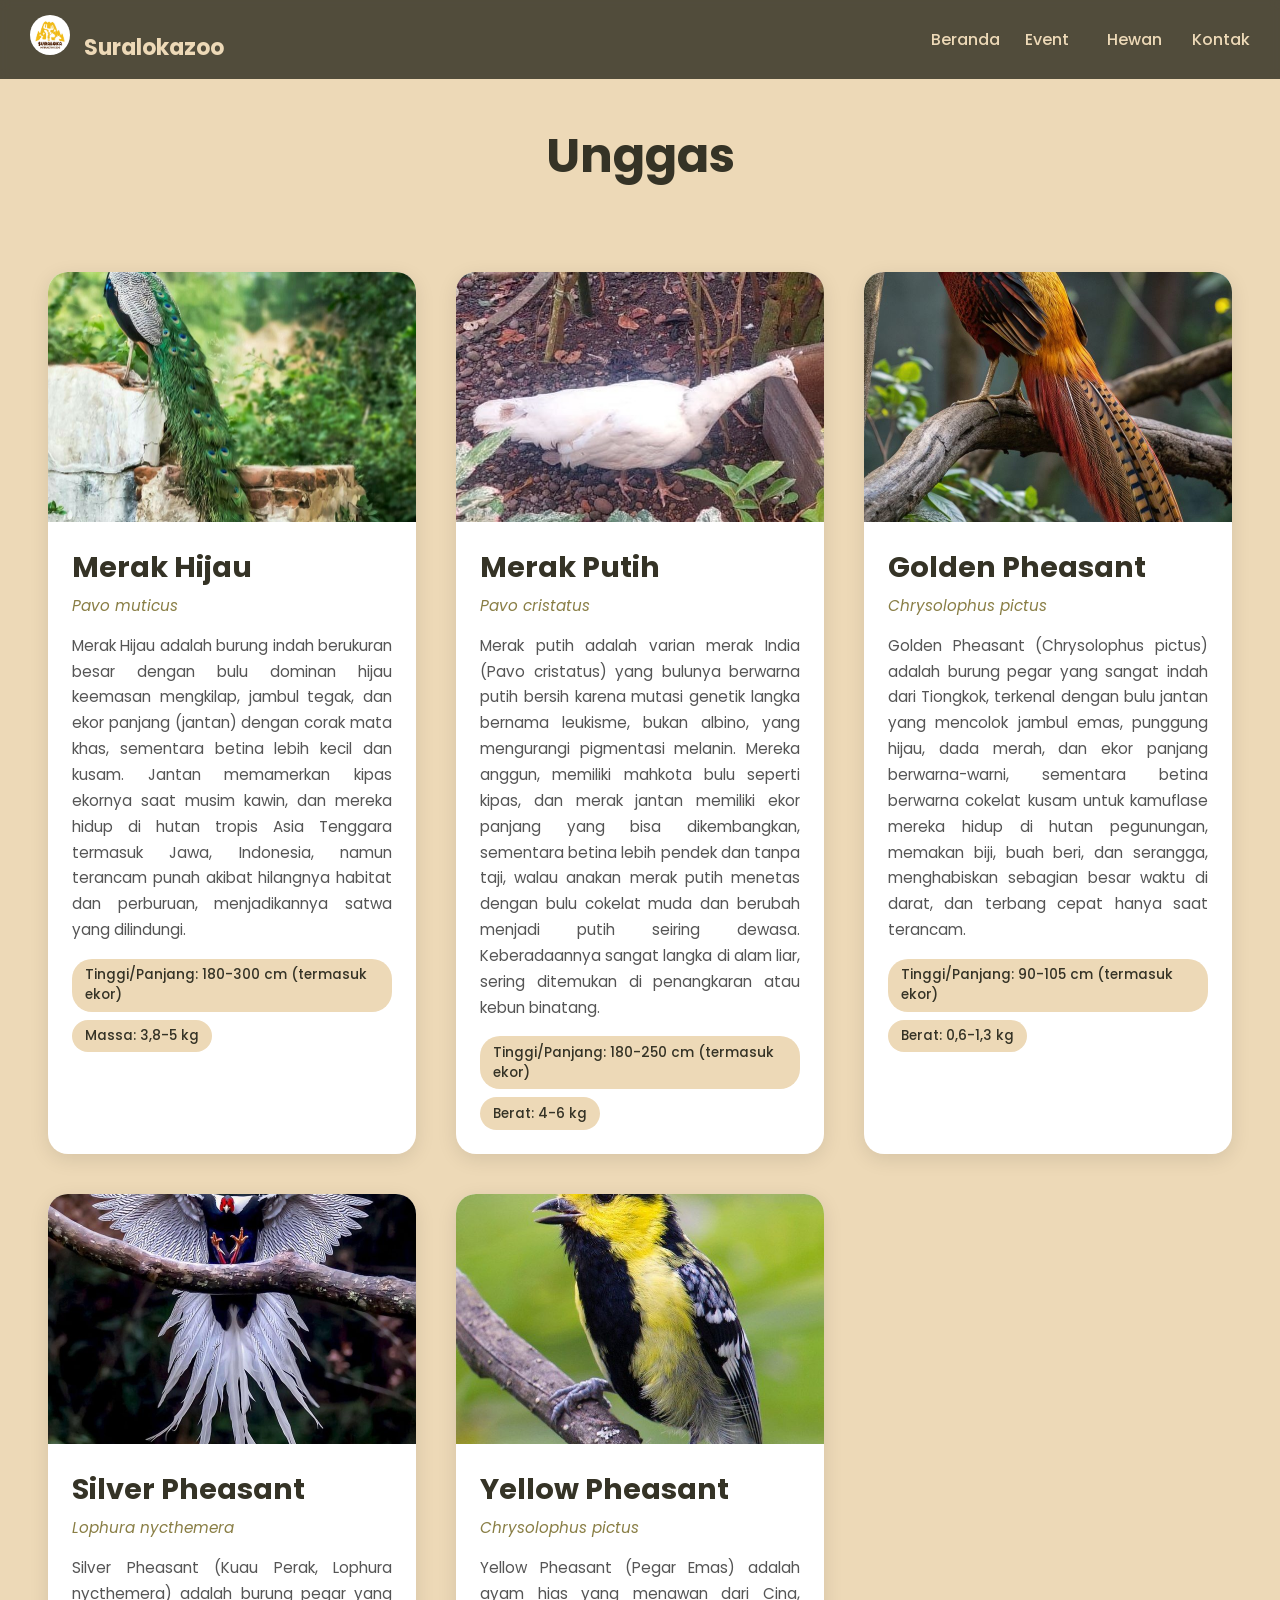
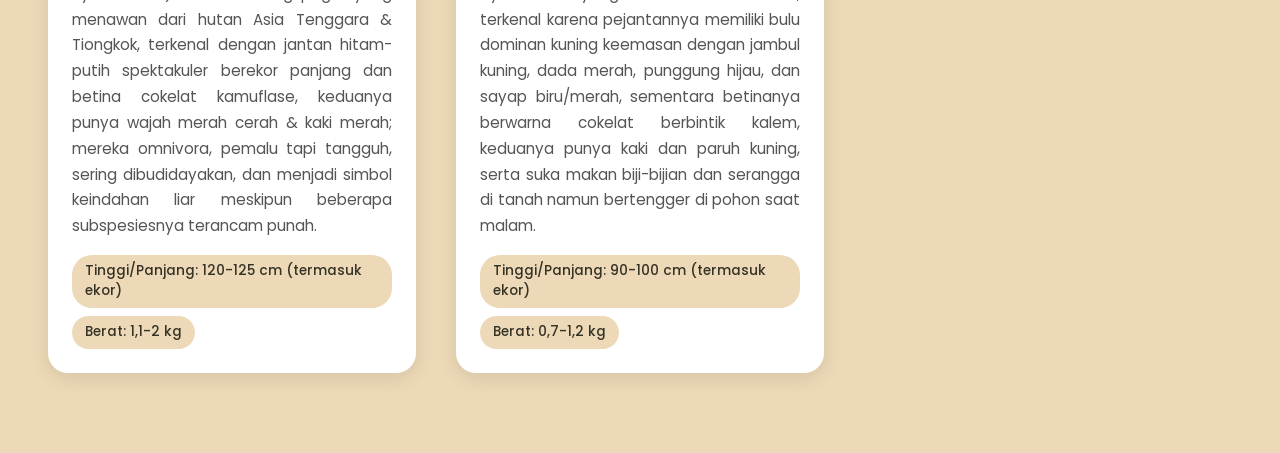
<file: unggas.html>
<!DOCTYPE html>
<html lang="id">
<head>
    <meta charset="UTF-8">
    <meta name="viewport" content="width=device-width, initial-scale=1.0">
    <title>Unggas - Suralokazoo</title>
    <link href="https://fonts.googleapis.com/css2?family=Poppins:wght@300;400;600;700&display=swap" rel="stylesheet">
    <link rel="stylesheet" href="main.css">
</head>
<body>
    <nav class="navbar">
        <div class="logo-container">
            <img src="Image/logo_suralokazoo.jpg" alt="Logo Suralokazoo" class="logo-img">
            <span class="logo-text">Suralokazoo</span>
        </div>
        <ul>
            <li><a href="index.html">Beranda</a></li>
            <li><a href="event.html">Event</a></li>
            <li>
                <a href="hewan.html" class="active">Hewan</a>
                <ul class="dropdown">
                    <li><a href="mamalia.html">Mamalia</a></li>
                    <li><a href="amfibi.html">Amfibi</a></li>
                    <li><a href="reptil.html">Reptil</a></li>
                    <li><a href="unggas.html">Unggas</a></li>
                    <li><a href="ikan.html">Ikan</a></li>
                </ul>
            </li>
            <li><a href="kontak.html">Kontak</a></li>
        </ul>
    </nav>

    <section class="animal-detail-section">
        <div class="animal-header">
            <h1 class="animal-category-title">Unggas</h1>
        </div>

        <div class="animal-grid">
            <div class="animal-card">
                <div class="animal-image">
                    <img src="Image/merak ijo.jpeg" alt="merak ijo">
                </div>
                <div class="animal-info">
                    <h3 class="animal-name">Merak Hijau</h3>
                    <p class="animal-latin">Pavo muticus</p>
                    <p class="animal-description">Merak Hijau adalah burung indah berukuran besar dengan bulu dominan
                    hijau keemasan mengkilap, jambul tegak, dan ekor panjang (jantan)
                    dengan corak mata khas, sementara betina lebih kecil dan kusam.
                    Jantan memamerkan kipas ekornya saat musim kawin, dan mereka hidup
                    di hutan tropis Asia Tenggara termasuk Jawa, Indonesia, namun
                    terancam punah akibat hilangnya habitat dan perburuan, menjadikannya
                    satwa yang dilindungi.
                    </p>
                    <div class="animal-facts">
                        <span class="fact-tag">Tinggi/Panjang: 180-300 cm (termasuk ekor)</span>
                        <span class="fact-tag">Massa: 3,8-5 kg</span>
                    </div>
                </div>
            </div>

            <div class="animal-card">
                <div class="animal-image">
                    <img src="Image/merak putih.jpg" alt="merak putih">
                </div>
                <div class="animal-info">
                    <h3 class="animal-name">Merak Putih</h3>
                    <p class="animal-latin">Pavo cristatus</p>
                    <p class="animal-description">Merak putih adalah varian merak India (Pavo cristatus) yang bulunya
                    berwarna putih bersih karena mutasi genetik langka bernama leukisme,
                    bukan albino, yang mengurangi pigmentasi melanin. Mereka anggun,
                    memiliki mahkota bulu seperti kipas, dan merak jantan memiliki ekor
                    panjang yang bisa dikembangkan, sementara betina lebih pendek dan
                    tanpa taji, walau anakan merak putih menetas dengan bulu cokelat
                    muda dan berubah menjadi putih seiring dewasa. Keberadaannya sangat
                    langka di alam liar, sering ditemukan di penangkaran atau kebun
                    binatang.
                    </p>
                    <div class="animal-facts">
                        <span class="fact-tag">Tinggi/Panjang: 180-250 cm (termasuk ekor)</span>
                        <span class="fact-tag">Berat: 4-6 kg</span>
                    </div>
                </div>
            </div>

            <div class="animal-card">
                <div class="animal-image">
                    <img src="Image/golden peashant.jpeg" alt="golden">
                </div>
                <div class="animal-info">
                    <h3 class="animal-name">Golden Pheasant</h3>
                    <p class="animal-latin">Chrysolophus pictus</p>
                    <p class="animal-description">
                    Golden Pheasant (Chrysolophus pictus) adalah burung pegar yang
                    sangat indah dari Tiongkok, terkenal dengan bulu jantan yang
                    mencolok jambul emas, punggung hijau, dada merah, dan ekor panjang
                    berwarna-warni, sementara betina berwarna cokelat kusam untuk
                    kamuflase mereka hidup di hutan pegunungan, memakan biji, buah beri,
                    dan serangga, menghabiskan sebagian besar waktu di darat, dan
                    terbang cepat hanya saat terancam.
                    </p>
                    <div class="animal-facts">
                        <span class="fact-tag">Tinggi/Panjang: 90-105 cm (termasuk ekor)</span>
                        <span class="fact-tag">Berat: 0,6-1,3 kg</span>
                    </div>
                </div>
            </div>

            <div class="animal-card">
                <div class="animal-image">
                    <img src="Image/silver peashant.jpeg" alt="silver">
                </div>
                <div class="animal-info">
                    <h3 class="animal-name">Silver Pheasant</h3>
                    <p class="animal-latin">Lophura nycthemera</p>
                    <p class="animal-description">Silver Pheasant (Kuau Perak, Lophura nycthemera) adalah burung pegar
                    yang menawan dari hutan Asia Tenggara & Tiongkok, terkenal dengan
                    jantan hitam-putih spektakuler berekor panjang dan betina cokelat
                    kamuflase, keduanya punya wajah merah cerah & kaki merah; mereka
                    omnivora, pemalu tapi tangguh, sering dibudidayakan, dan menjadi
                    simbol keindahan liar meskipun beberapa subspesiesnya terancam
                    punah.
                    </p>
                    <div class="animal-facts">
                        <span class="fact-tag">Tinggi/Panjang: 120-125 cm (termasuk ekor)</span>
                        <span class="fact-tag">Berat: 1,1-2 kg</span>
                    </div>
                </div>
            </div>

            <div class="animal-card">
                <div class="animal-image">
                    <img src="Image/yellow peashant.jpeg" alt="yellow">
                </div>
                <div class="animal-info">
                    <h3 class="animal-name">Yellow Pheasant</h3>
                    <p class="animal-latin">Chrysolophus pictus</p>
                    <p class="animal-description">Yellow Pheasant (Pegar Emas) adalah ayam hias yang menawan dari
                    Cina, terkenal karena pejantannya memiliki bulu dominan kuning
                    keemasan dengan jambul kuning, dada merah, punggung hijau, dan sayap
                    biru/merah, sementara betinanya berwarna cokelat berbintik kalem,
                    keduanya punya kaki dan paruh kuning, serta suka makan biji-bijian
                    dan serangga di tanah namun bertengger di pohon saat malam.
                    </p>
                    <div class="animal-facts">
                        <span class="fact-tag">Tinggi/Panjang: 90-100 cm (termasuk ekor)</span>
                        <span class="fact-tag">Berat: 0,7-1,2 kg</span>
                    </div>
                </div>
            </div>
        </div>
    </section>
</body>
</html>
</file>
<file: main.css>
* {
  margin: 0;
  padding: 0;
  box-sizing: border-box;
}

body {
  font-family: Poppins, sans-serif;
  background-color: rgb(237, 217, 183); 
  color: rgb(53, 51, 38);
  overflow-x: hidden;
}

.navbar {
  position: fixed;
  top: 0;
  width: 100%;
  display: flex;
  justify-content: space-between;
  align-items: center;
  padding: 15px 30px;
  z-index: 100;
  background: rgba(53, 51, 38, 0.85); 
  -webkit-backdrop-filter: blur(5px);
  backdrop-filter: blur(5px);
}

.navbar ul {
  list-style: none;
  display: flex;
  align-items: center;
}

.navbar ul > li {
  margin-left: 25px;
  position: relative;
}

.navbar ul > li:last-child {
  margin-left: 0px;
}

.navbar ul li a {
  color: rgb(237, 217, 183); 
  text-decoration: none;
  font-weight: 500;
  transition: color 0.3s;
}

.navbar ul li a:hover {
  color: rgb(239, 213, 149); 
}

.navbar ul li:has(ul.dropdown) {
    margin-left: 30px;
    margin-right: 30px;
}

.navbar ul li:has(ul.dropdown) > a {
    padding-left: 8px;
}

.navbar ul li ul.dropdown {
    background: rgba(53, 51, 38, 0.95);
    backdrop-filter: blur(5px);
    -webkit-backdrop-filter: blur(5px);
    position: absolute;
    left: 0;
    top: 100%;
    display: none;
    padding: 8px;
    border-radius: 8px;
    z-index: 999;
    min-width: 100px;
    margin-top: 0;
    box-shadow: 0 8px 16px rgba(0, 0, 0, 0.3);
}

.navbar li:hover > ul.dropdown {
    display: block;
}

.navbar ul li ul.dropdown li {
    display: block;
    margin-left: 0;
}

.navbar ul li ul.dropdown li a {
    padding: 8px 12px;
    color: rgb(237, 217, 183);
    text-decoration: none;
    display: block;
    transition: background-color 0.3s, color 0.3s;
    border-radius: 5px;
    font-size: 14px;
}

.navbar ul li ul.dropdown li a:hover {
    background: rgba(255, 255, 255, 0.1);
    color: rgb(239, 213, 149);
}

@media (max-width: 768px) {
    .navbar ul li:has(ul.dropdown) {
        margin-left: 25px;
        margin-right: 25px;
    }
    
    .navbar ul li:has(ul.dropdown) > a {
        padding-left: 0;
    }
    
    .navbar ul li ul.dropdown {
        position: static;
        box-shadow: none;
        margin-top: 0;
    }
}

.logo-img {
  width: 40px;
  height: 40px;
  margin-right: 10px;
  border-radius: 50%;
}

.logo-text {
  color: rgb(237, 217, 183);
  font-weight: bold;
  font-size: 22px;
}

.hero {
  position: relative;
  height: 100vh;
  width: 100%;
  overflow: hidden;
  display: flex;
  justify-content: flex-end; 
  align-items: center; 
  padding-right: 10%; 
}

.hero-img {
  position: absolute;
  width: 100%;
  height: 100%;
  object-fit: cover;
  top: 0;
  left: 0;
  z-index: 1;
}

.hero .overlay {
  position: absolute;
  top: 0;
  left: 0;
  width: 100%;
  height: 100%;
  background: rgba(53, 51, 38, 0.5); 
  z-index: 2;
}

.hero-text {
  position: relative;
  z-index: 3;
  color: rgb(237, 217, 183); 
  text-align: right; 
  max-width: 500px;
}

.hero-text h1 {
  font-size: 48px;
  margin-bottom: 10px;
}

.hero-text p {
  font-size: 20px;
  color: rgb(239, 213, 149); 
}

@media (max-width: 768px) {
  .hero {
    justify-content: center;
    padding-right: 0;
  }

  .hero-text {
    text-align: center;
  }
}

.about {
  height: 100vh;
  background-color: rgb(237, 217, 231); 
  display: flex;
  justify-content: center;
  align-items: center;
  padding: 0 60px;
}

.about-container {
  max-width: 1200px;
  display: flex;
  align-items: center;
  gap: 50px;
}

.about-text {
  flex: 1;
  color: rgb(53, 51, 38);
}

.about-text h2 {
  font-size: 48px;
  margin-bottom: 25px;
  color: rgb(137, 126, 69);
}

.about-text p {
  font-size: 18px;
  line-height: 1.8;
  margin-bottom: 15px;
  text-align: justify;
}

.about-image {
  flex: 1;
  display: flex;
  justify-content: center;
}

.about-image img {
  width: 100%;
  max-width: 500px;
  border-radius: 20px;
  box-shadow: 0 10px 30px rgba(0, 0, 0, 0.15);
  object-fit: cover;
}
.map-section {
  background-color: rgb(237, 217, 183);
  padding: 100px 60px;
  display: flex;
  justify-content: center;
  align-items: center;
}

.map-container {
  max-width: 1200px;
  display: flex;
  align-items: center;
  gap: 60px;
}

.map-image {
  flex: 1;
  display: flex;
  justify-content: center;
}

.map-image img {
  width: 100%;
  max-width: 550px;
  border-radius:  0;
  box-shadow: none;
  object-fit: cover;
}

.map-info {
  flex: 1;
  color: rgb(53, 51, 38);
}

.map-info h2 {
  font-size: 42px;
  color: rgb(137, 126, 69);
  margin-bottom: 20px;
}

.map-info p {
  font-size: 18px;
  line-height: 1.7;
  margin-bottom: 15px;
}


.btn-download {
  display: inline-block;
  background-color: rgb(196, 109, 82); 
  color: white;
  padding: 12px 25px;
  border-radius: 30px;
  text-decoration: none;
  font-weight: 600;
  margin-top: 20px;
  transition: all 0.3s ease;
  box-shadow: 0 5px 15px rgba(0, 0, 0, 0.2);
}

.btn-download:hover {
  background-color: rgb(239, 213, 149); 
  color: rgb(53, 51, 38);
  transform: translateY(-3px);
  box-shadow: 0 8px 20px rgba(0, 0, 0, 0.3);
}

@media (max-width: 900px) {
  .about-container, .map-container {
    flex-direction: column;
    text-align: center;
  }

  .about-image img, .map-image img {
    max-width: 350px;
  }
}

.team {
  background: linear-gradient(180deg, #2c2a23 0%, #3a382f 100%);
  color: rgb(237, 217, 183);
  padding: 80px 5%;
  text-align: center;
}

.team h2 {
  font-size: 42px;
  margin-bottom: 10px;
  color: rgb(239, 213, 149);
}

.team-subtext {
  font-size: 18px;
  margin-bottom: 60px;
  color: rgb(229, 211, 174);
}

.team-group h3 {
  margin: 40px 0 25px;
  font-size: 26px;
  color: rgb(239, 213, 149);
}

.team-row {
  display: flex;
  justify-content: center;
  flex-wrap: wrap;
  gap: 30px;
  margin-bottom: 40px;
}

.team-card {
  background-color: rgba(255, 255, 255, 0.05);
  border-radius: 20px;
  padding: 25px 20px;
  width: 200px;
  transition: transform 0.4s ease, box-shadow 0.4s ease;
}

.team-card:hover {
  transform: translateY(-10px) scale(1.05);
  box-shadow: 0 10px 25px rgba(239, 213, 149, 0.25);
}

.team-card img {
  width: 120px;
  height: 120px;
  border-radius: 50%;
  object-fit: cover;
  margin-bottom: 15px;
  border: 3px solid rgb(239, 213, 149);
  transition: transform 0.3s ease;
}

.team-card:hover img {
  transform: scale(1.07);
}

.team-card h4 {
  margin-bottom: 5px;
  font-size: 18px;
  font-weight: 600;
}

.team-card p {
  font-size: 15px;
  color: rgb(239, 213, 149);
}

@media (max-width: 768px) {
  .team-card {
    width: 160px;
  }
  .team h2 {
    font-size: 32px;
  }
  .team-group h3 {
    font-size: 22px;
  }
}

.documentary {
  padding: 4rem 2rem;
  background-color: #f8f9fa;
}

.documentary-container {
  max-width: 1600px;
  margin: 0 auto;
}

.documentary {
  position: relative;
  left: 50%;
  right: 50%;
  margin-left: -50vw;
  margin-right: -50vw;
  width: 100vw;
  padding: 6rem 0;
  background-color: rgb(237, 217, 231);
  transition: background-color 0.25s ease;
  min-height: 100vh;
  display: flex;
  align-items: center;
  z-index: 1;
}


.documentary-container {
  max-width: 1200px;
  margin: 0 auto;
  padding: 0 2rem;
  width: 100%;
}
.documentary-header h2 {
  color: #333;
  margin-bottom: 1rem;
}

.documentary-title {
  font-size: 64px;
  line-height: 1.05;
  font-weight: 700;
  color: #333;
  margin: 0 0 1rem;
  letter-spacing: 1px;
}

@media (max-width: 650px) {
  .documentary-title {
    font-size: 32px;
    text-align: center;
  }
}

.documentary-header {
  text-align: center;
  margin-bottom: 3rem;

} 

.documentary-header h2 {
  color: #333;
  margin-bottom: 1rem;
}

.divider {
  width: 1000px;
  height: 4px;
  background-color: #4CAF50;
  margin: 0 auto;
}

.documentary-content {
  display: grid;
  grid-template-columns: 1fr;
  gap: 3rem;
}

@media (min-width: 768px) {
  .documentary-content {
    grid-template-columns: 1fr 1fr;
  }
}

.video-wrapper {
  width: 100%;
}

.video-container {
  position: relative;
  padding-bottom: 56.25%; 
  height: 0;
  overflow: hidden;
  border-radius: 55px;
  box-shadow: 0 4px 15px rgba(0,0,0,0.1);
  margin-top: 60px;
}

.video-container iframe {
  position: absolute;
  top: 0;
  left: 0;
  width: 100%;
  height: 100%;
  border-radius: 55px;
}

.documentary-description {
  padding: 1rem;
}

.documentary-description p {
  margin-bottom: 1.5rem;
  line-height: 2.0;
  color: #555;
}

.documentary-description ul {
  margin-left: 1.5rem;
  margin-bottom: 1.5rem;
}

.documentary-description li {
  margin-bottom: 0.5rem;
  color: #555;
}

.documentary-description strong {
  color: #333;
}


.event-section {
  background-color: #edd9b7;
  min-height: 100vh;
  display: flex;
  flex-direction: column;
  align-items: center;
  padding: 120px 60px 80px;
}

.section-title {
  font-size: 3rem;
  font-weight: 700;
  color: #000;
  margin-bottom: 30px; 
}

.event-container {
  position: relative;
  display: flex;
  align-items: center;
  justify-content: center;
  width: 100%;
  max-width: 1200px;
  margin: 0 auto;
  padding: 0 10px;
}

.arrow {
  display: none !important;
}

.event-cards {
  display: flex;
  gap: 30px;
  padding: 0 70px;
  width: 100%;
  overflow: hidden;
  align-items: stretch;
  justify-content: center;
}

.event-card {
  flex: 0 0 calc((100% - 90px) / 4);
  max-width: calc((100% - 90px) / 4);
  background-color: #fff;
  height: 320px;
  border-radius: 20px;
  box-shadow: 0 4px 10px rgba(0,0,0,0.15);
  display: flex;
  flex-direction: column;
  align-items: center;
  justify-content: flex-start;
  padding: 20px;
  box-sizing: border-box;
}

.image-placeholder {
  background-color: #d1d5db;
  width: 100%;
  height: 70%;
  border-radius: 15px;
  display: flex;
  align-items: center;
  justify-content: center;
  color: #555;
  font-weight: 500;
  overflow: hidden; 
}

.image-placeholder img {
  width: 100%;
  height: 100%;
  object-fit: cover;
  display: block;
  border-radius: 15px; 
}

.event-name {
  font-weight: 700;
  color: #000;
  margin-top: 12px;
  text-align: center;
}

@media (max-width: 1024px) {
  .event-cards {
    padding: 0 40px;
    gap: 25px;
  }
  
  .event-card {
    flex: 0 0 calc((100% - 75px) / 3);
    max-width: calc((100% - 75px) / 3);
    height: 300px;
  }
}

@media (max-width: 768px) {
  .event-section {
    padding: 100px 40px 60px;
  }
  
  .section-title {
    font-size: 2.2rem;
    margin-bottom: 25px;
  }
  
  .event-cards {
    padding: 0 20px;
    gap: 20px;
    flex-wrap: wrap;
    justify-content: center;
  }
  
  .event-card {
    flex: 0 0 calc((100% - 40px) / 2);
    max-width: calc((100% - 40px) / 2);
    height: 280px;
  }
}

@media (max-width: 480px) {
  .event-section {
    padding: 80px 20px 40px;
  }
  
  .section-title {
    font-size: 1.8rem;
    margin-bottom: 20px;
  }
  
  .event-cards {
    padding: 0 10px;
    gap: 15px;
  }
  
  .event-card {
    flex: 0 0 100%;
    max-width: 100%;
    height: 260px;
  }
  
  .event-card {
    padding: 15px;
  }
  
  .event-name {
    font-size: 0.9rem;
    margin-top: 10px;
  }
}

/* Hewan CSS */

.kategori-container {
    padding: 4rem 2rem;
    max-width: 1400px;
    margin: 0 auto;
    margin-top: 80px; 
}

.page-title {
    text-align: center;
    color: #353326;
    font-size: 2.5rem;
    margin-bottom: 2rem;
    text-shadow: 2px 2px 4px rgba(0, 0, 0, 0.1);  
}

.kategori-grid {
    display: grid;
    grid-template-columns: repeat(5, 1fr);
    gap: 2rem;
    padding: 1rem;
}

.kategori-item {
    background: white;
    border-radius: 20px;
    overflow: hidden;
    box-shadow: 0 10px 30px rgba(0, 0, 0, 0.2);
    transition: transform 0.3s, box-shadow 0.3s;
    cursor: pointer;
    text-decoration: none;
    color: inherit;
    display: block;
}

.kategori-item:hover {
    transform: translateY(-10px);
    box-shadow: 0 15px 40px rgba(0, 0, 0, 0.3);
}

.kategori-image {
    width: 100%;
    height: 250px;
    object-fit: cover;
}

.kategori-content {
    padding: 1.5rem;
    text-align: center;
}

.kategori-title {
    font-size: 1.8rem;
    font-weight: 700;
    color: #333;
    margin-bottom: 0.5rem;
}

@media (max-width: 768px) {
    .page-title {
        font-size: 2rem;
    }

    .kategori-grid {
        grid-template-columns: 1fr;
    }
}

.animal-detail-section {
    padding: 120px 2rem 4rem;
    max-width: 1400px;
    margin: 0 auto;
}

.animal-header {
    text-align: center;
    margin-bottom: 4rem;
}

.animal-category-title {
    font-size: 3rem;
    font-weight: 700;
    color: #353326;
    margin-bottom: 1rem;
}

.animal-grid {
    display: grid;
    grid-template-columns: repeat(auto-fit, minmax(350px, 1fr));
    gap: 2.5rem;
    padding: 1rem;
}

.animal-card {
    background: white;
    border-radius: 20px;
    overflow: hidden;
    box-shadow: 0 5px 20px rgba(0, 0, 0, 0.1);
    transition: transform 0.3s, box-shadow 0.3s;
}

.animal-card:hover {
    transform: translateY(-8px);
    box-shadow: 0 10px 30px rgba(0, 0, 0, 0.15);
}

.animal-image {
    width: 100%;
    height: 250px;
    overflow: hidden;
}

.animal-image img {
    width: 100%;
    height: 100%;
    object-fit: cover;
    transition: transform 0.3s;
}

.animal-card:hover .animal-image img {
    transform: scale(1.05);
}

.animal-info {
    padding: 1.5rem;
}

.animal-name {
    font-size: 1.8rem;
    font-weight: 700;
    color: #353326;
    margin-bottom: 0.3rem;
}

.animal-latin {
    font-size: 0.95rem;
    color: #897e45;
    font-style: italic;
    margin-bottom: 1rem;
}

.animal-description {
    font-size: 0.95rem;
    color: #555;
    line-height: 1.7;
    margin-bottom: 1rem;
    text-align: justify;
}

.animal-facts {
    display: flex;
    flex-wrap: wrap;
    gap: 0.5rem;
}

.fact-tag {
    display: inline-block;
    background: #edd9b7;
    color: #353326;
    padding: 0.4rem 0.8rem;
    border-radius: 20px;
    font-size: 0.85rem;
    font-weight: 500;
}

@media (max-width: 768px) {
    .animal-detail-section {
        padding: 100px 1rem 2rem;
    }

    .animal-category-title {
        font-size: 2rem;
    }

    .animal-grid {
        grid-template-columns: 1fr;
    }
}

/* Kontak CSS */
.fasilitas {
  background-color: #f6b157;
  padding: 60px 20px;
  text-align: center;
  color: #444;
}

.fasilitas h2{
  font-size: 42px;
  font-weight: 800;
  padding-top: 60px;
  margin-bottom: 40px;
  text-transform: uppercase;
}

.fasilitas-container{
  display: grid;
  grid-template-columns: repeat(auto-fit, minmax(260px, 1fr));
  gap: 30px;
  max-width: 1200px;
  margin: 0 auto;
}

.fasilitas.card{
  background: #444;
  color: #333;
  border-radius: 25px;
  padding: 25px 20px 30px;
  text-align: center;
  box-shadow: 0 8px 25px rgba(0, 0, 0, 0.15);
  transition: transform.3s ease, box-shadow .3s ease;
}

.fasilitas.card:hover{
  transform: translateY(-6px) scale(1,0 1);
  box-shadow: 0 12px 35px rgba(0, 0, 0, 0.2);
}

.fasilitas-item{
  width: 110px;
  height: 110px;
  background-color: #edd9b7;
  margin: 0 auto 15px;
  border-radius: 50%;
  display: flex;
  align-items: center;
  justify-content: center;
}

.fasilitas-item img{
  width: 60px;
  height: 60px;
  object-fit: contain;
}

.fasilitas.card h3{
  font-size: 20px;
  margin-bottom: 10px;
}

.fasilitas.card p{
  font-size: 14px;
  line-height: 1.6;
  opacity: 0.9;
}

.btn-selengkapnya{
  display: inline-block;
  margin-top: 50px;
  background-color: #edd9b7;
  color: #333;
  padding: 14px 50px;
  border-radius: 50px;
  font-weight: 600;
  text-decoration: none;
  transition: .3s ease;
}

.btn-selengkapnya:hover{
  background-color: #897e45;
}

.kontak{
  background-color: #edd9b7;
  padding: 60px 20px;
  display: grid;
  grid-template-columns: repeat(auto-fit, minmax(280px, 1fr));
  gap: 40px;
}

.kontak-info{
  background-color: #f6b157;
  border-radius: 25px;
  padding: 30px;
  box-shadow: 0 6px 20px rgba(0,0,0,0.1);
}

.kontak-info img{
  width: 60px;
  margin-bottom: 15px;
}

.kontak-info h3{
  font-size: 20px;
  margin: 15px 0 5px;
  text-transform: capitalize;
}

.kontak-info p{
  font-size: 15px;
  line-height: 1.6;
  color: #444;
}

.connect{
  background-color: #f6b157;
  color: #444;
  border-radius: 25px;
  padding: 30px;
  box-shadow: 0 6px 20px rgba(0,0,0,0.12);
}

.connect h3{
  font-size: 22px;
  margin-bottom: 15px;
  text-transform: uppercase;
}

.connect p{
  font-size: 16px;
  line-height: 1.6;
}

.icon{
  
}

@media(max-width: 768px){
  .fasilitas h2{
    font-size: 30px;
  }

  .navbar{
    flex-direction: column;
    gap: 10px;
  }

  .navbar ul{
    flex-wrap: wrap;
    justify-content: center;
  }
}

@keyframes slidemasuk {
  from {
    opacity: 0;
    transform: translateX(80px);
  }
  to {
    opacity: 1;
    transform: translateX(0);
  }
}

@keyframes zoommasuk {
  from {
    transform: scale(1.9);
  }
  to {
    transform: scale(1);
  }
}

@keyframes slidekebawah {
  from {
    opacity: 0;
    transform: translateY(-40px);
  }
}
</file>
